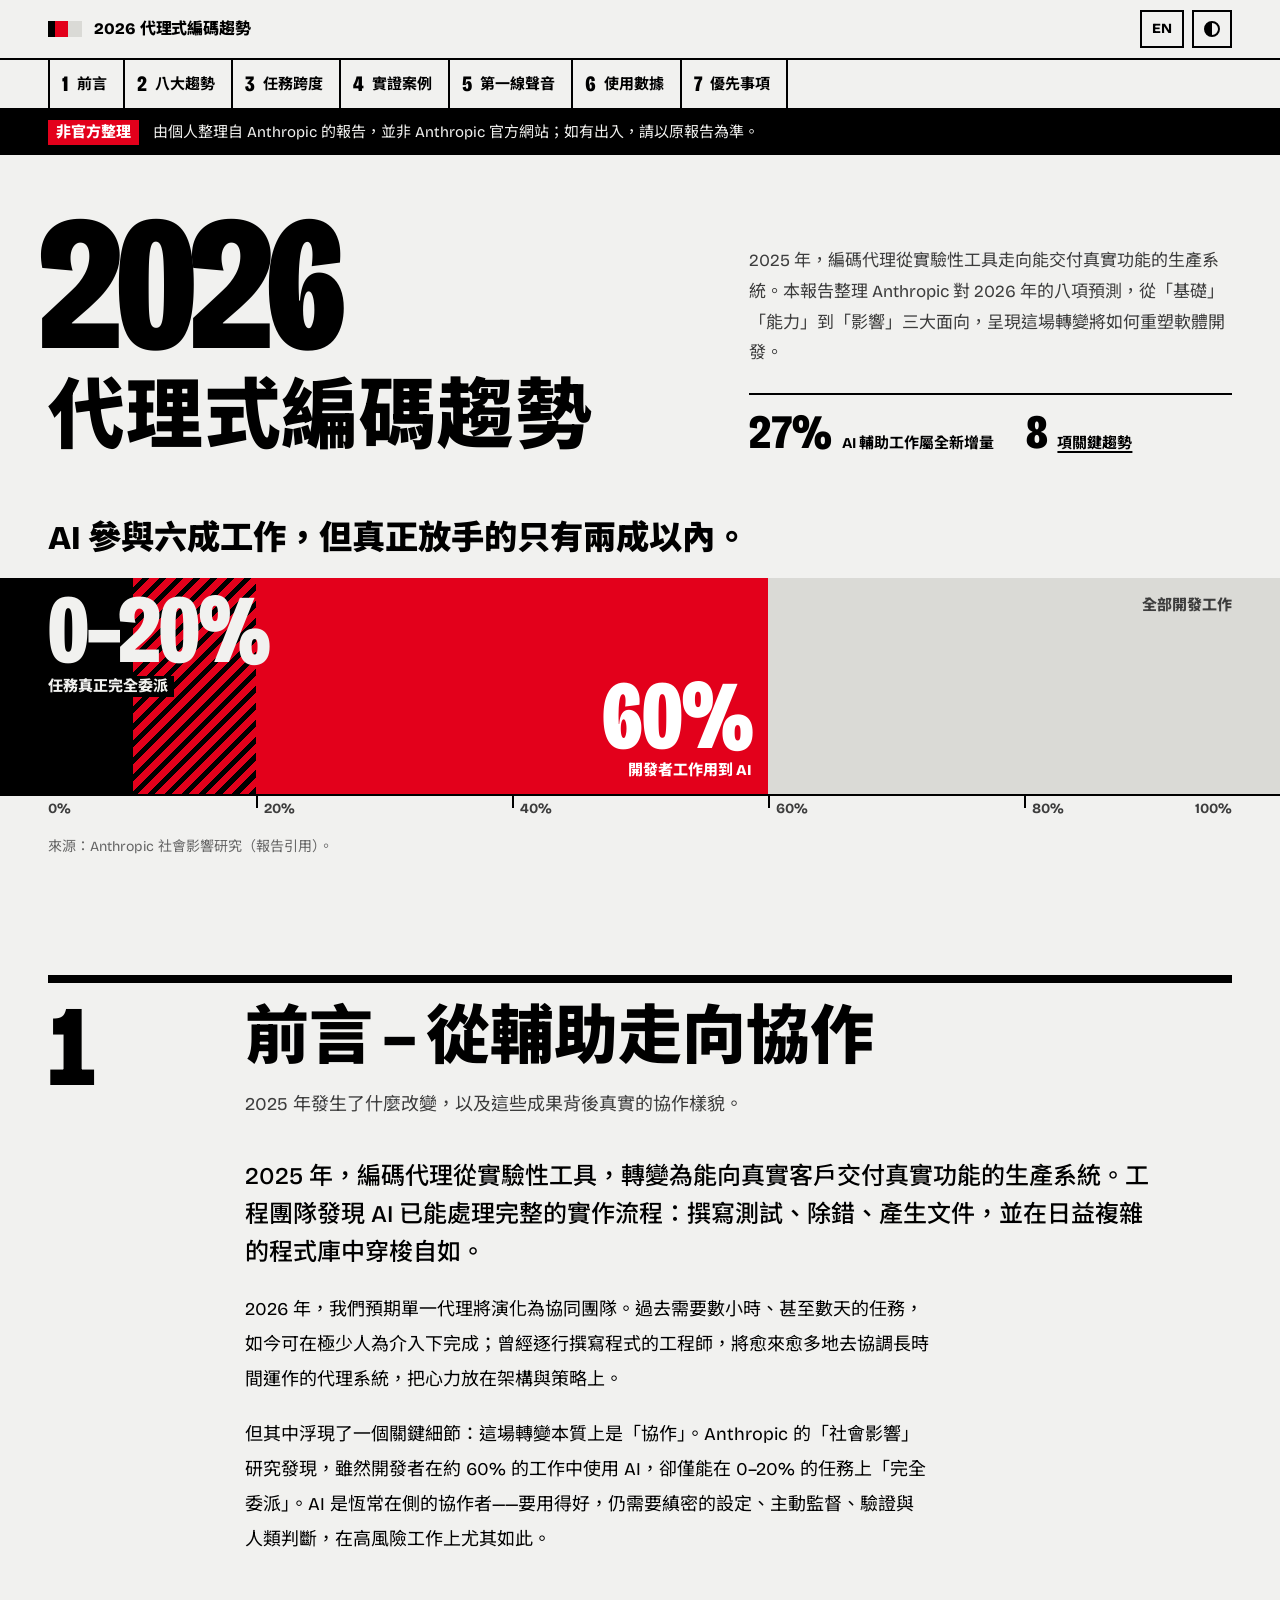
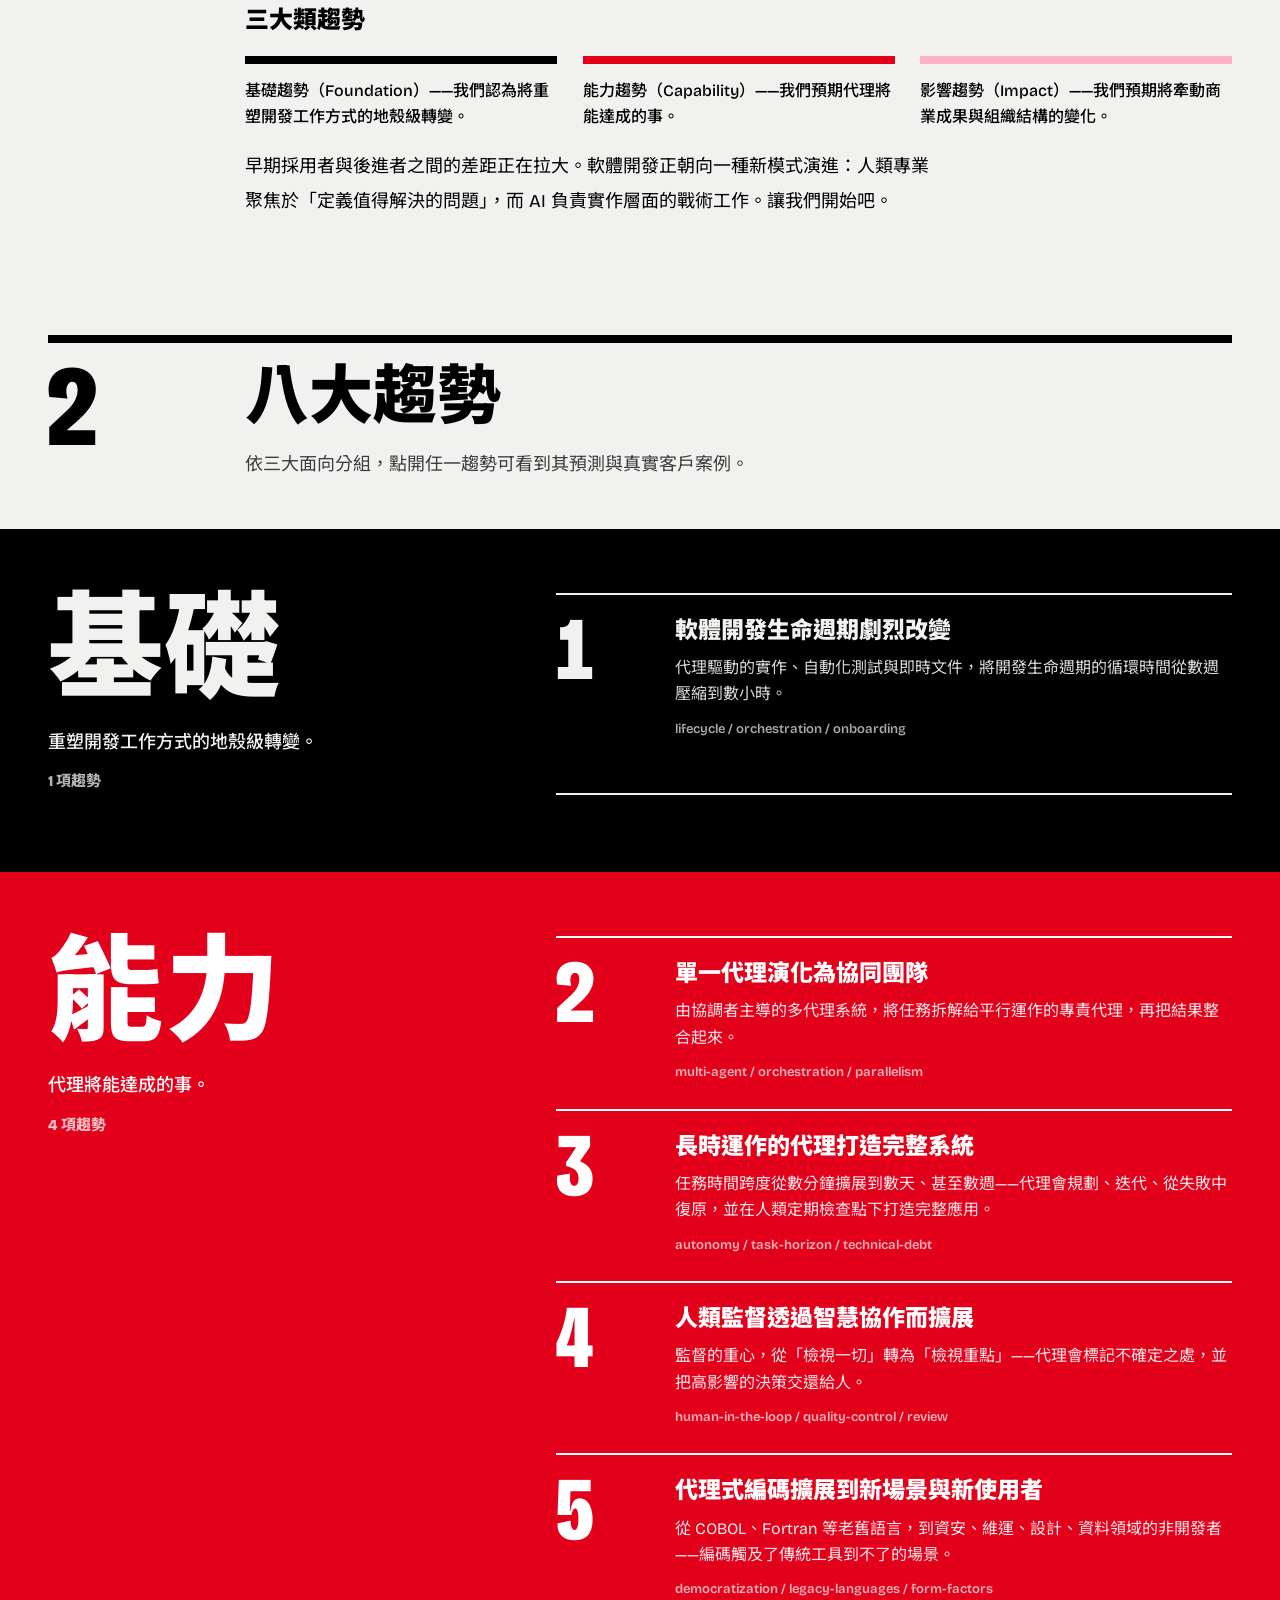
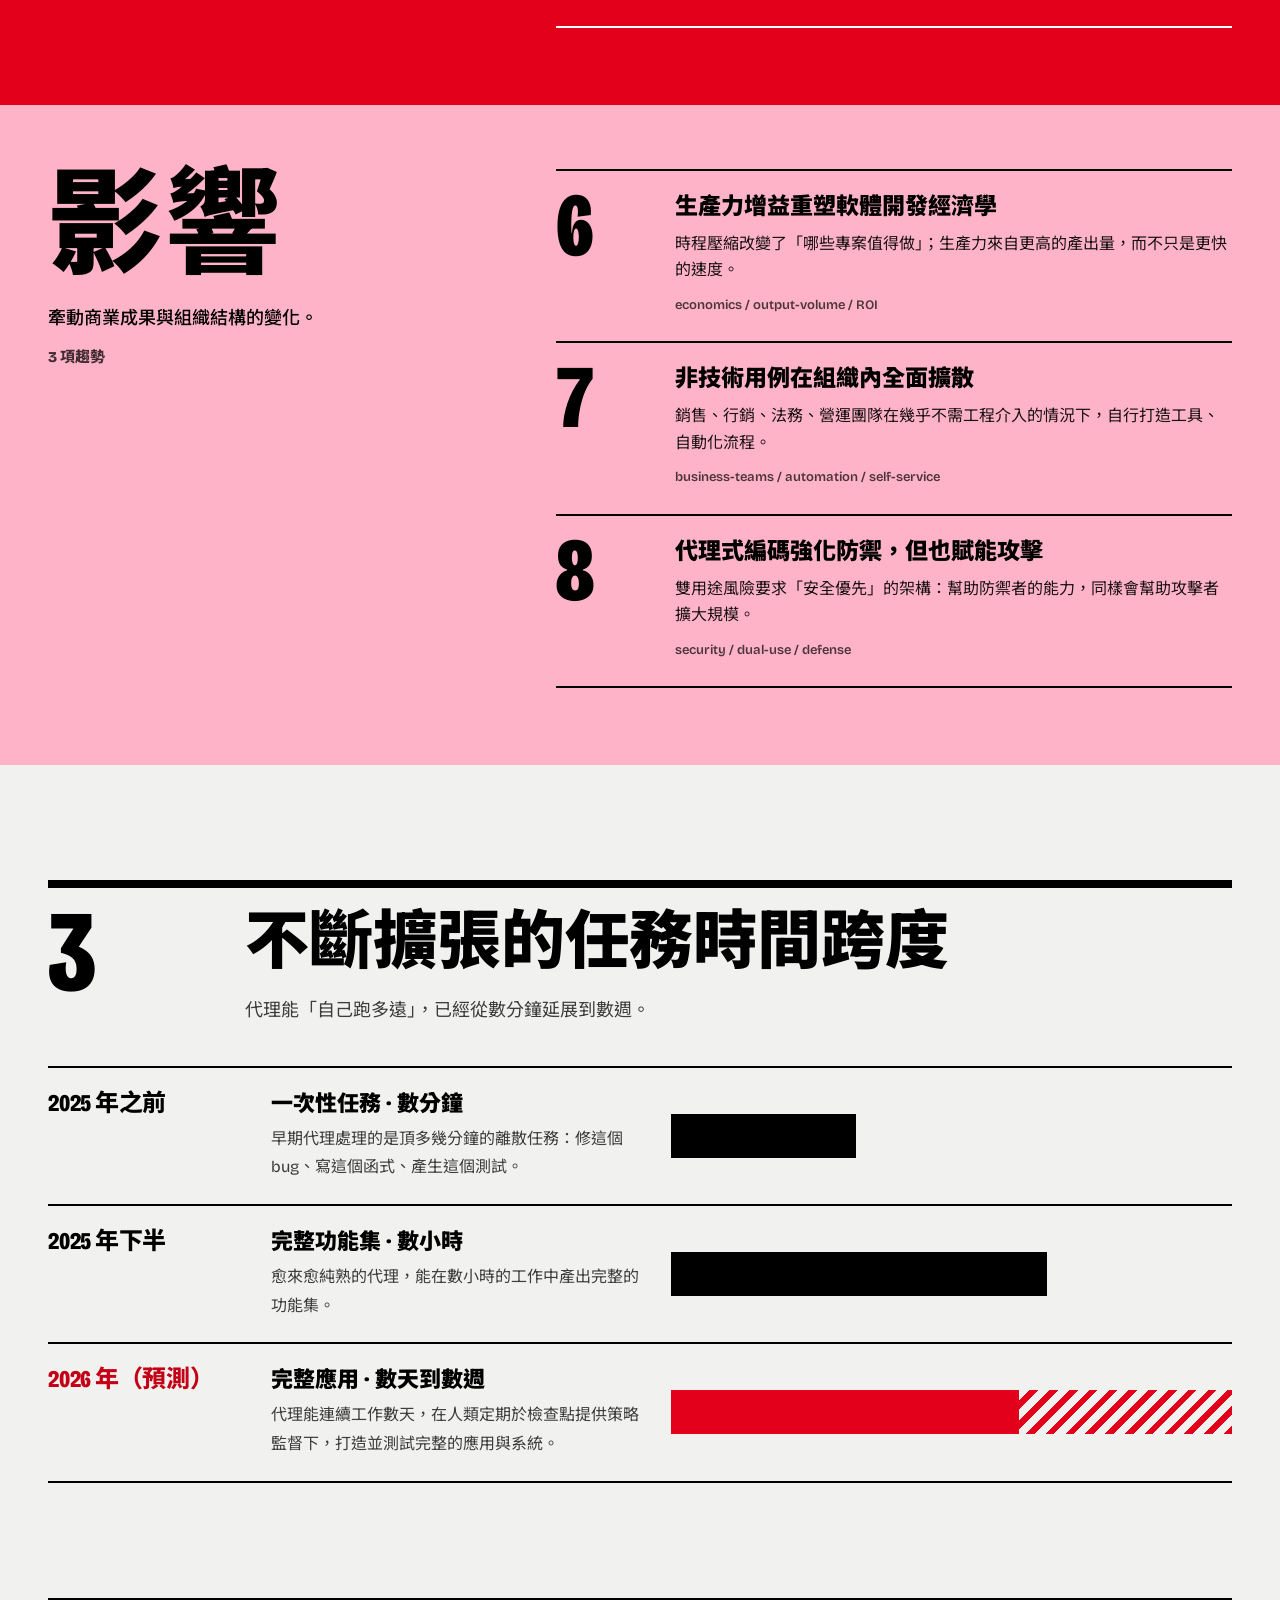
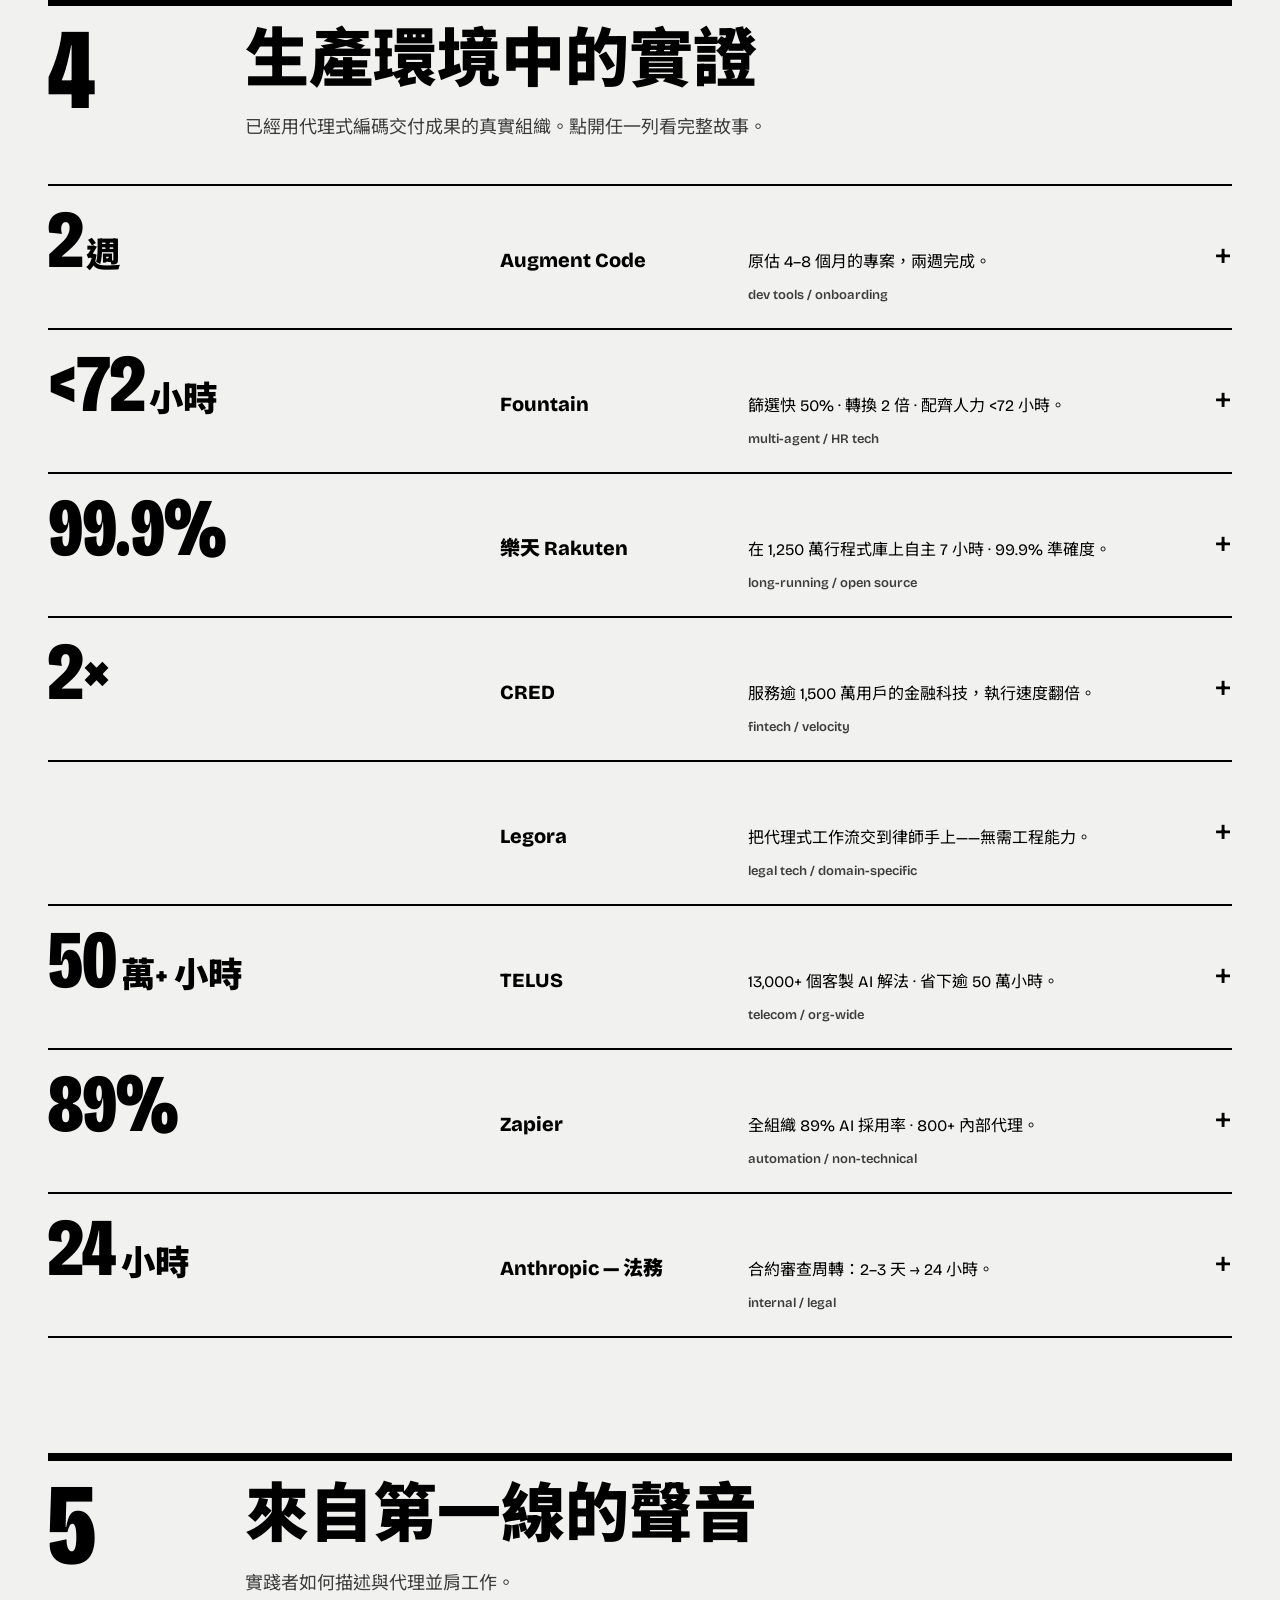
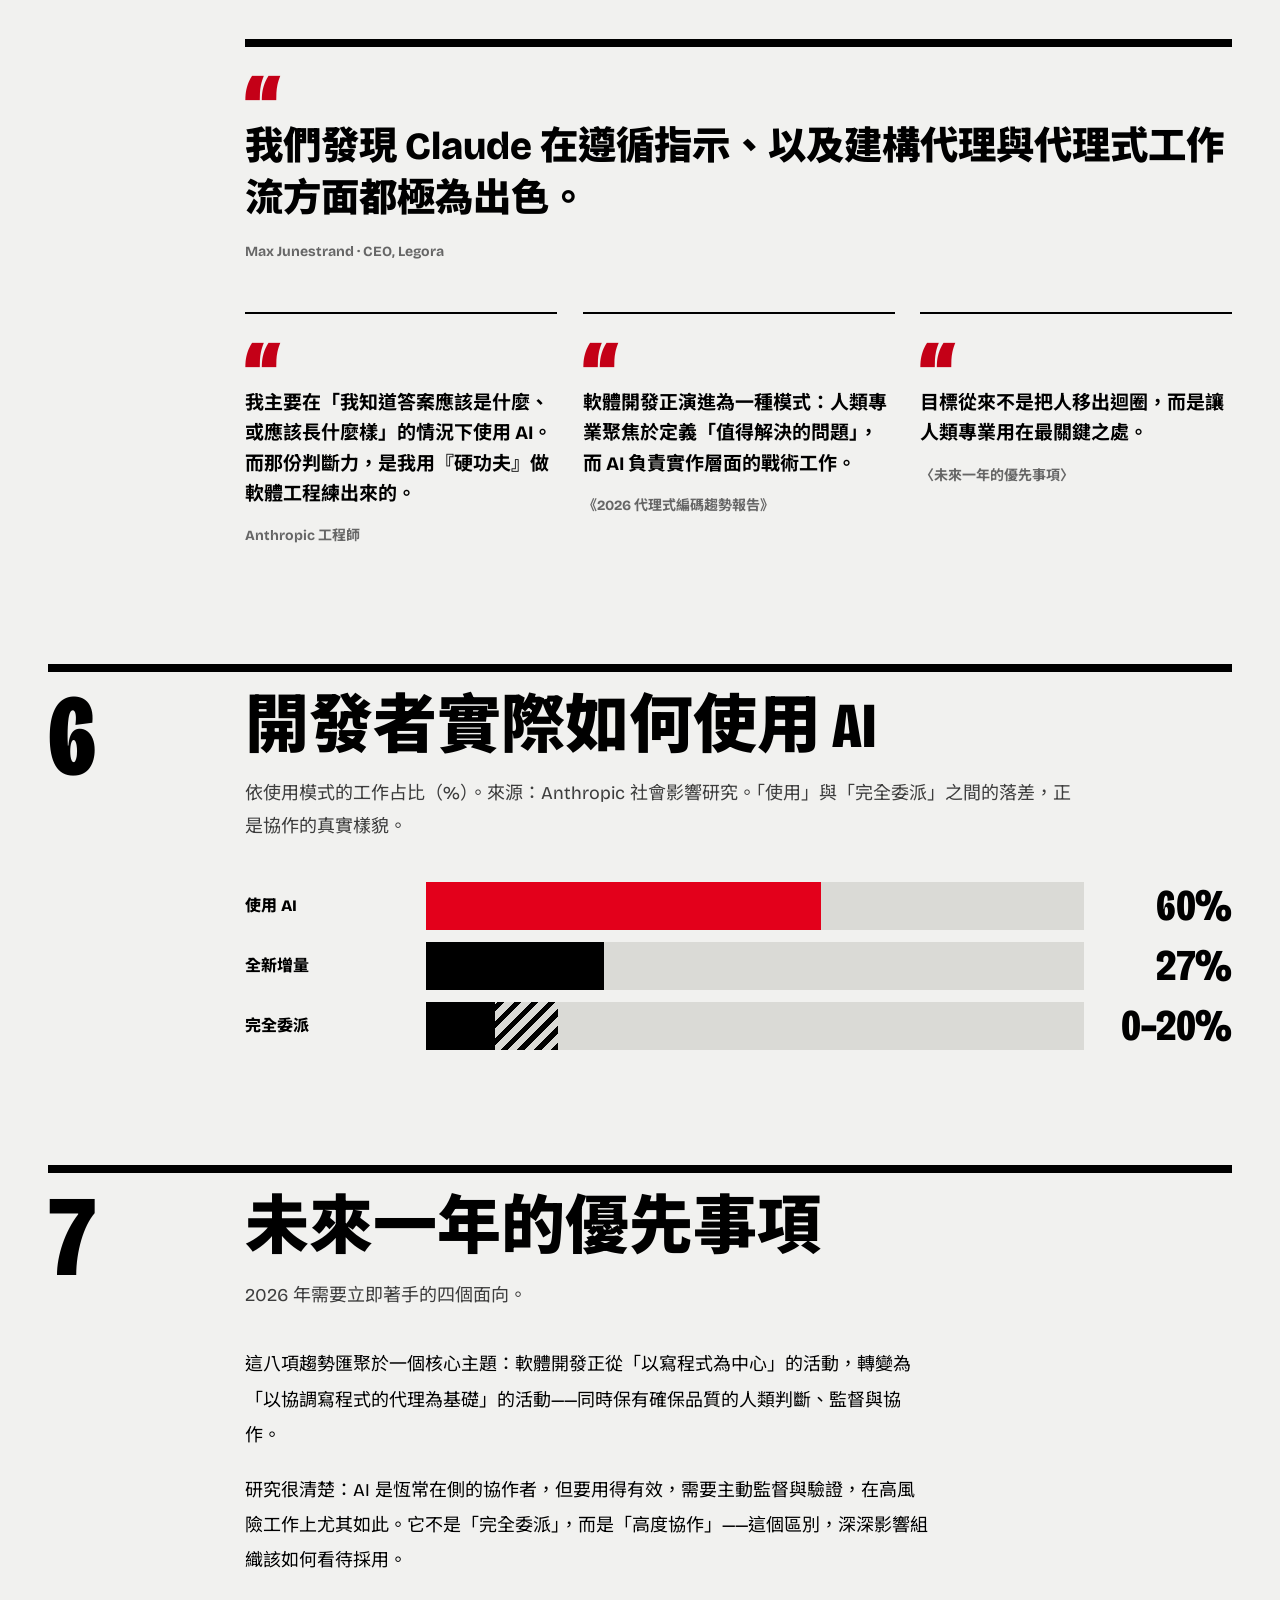
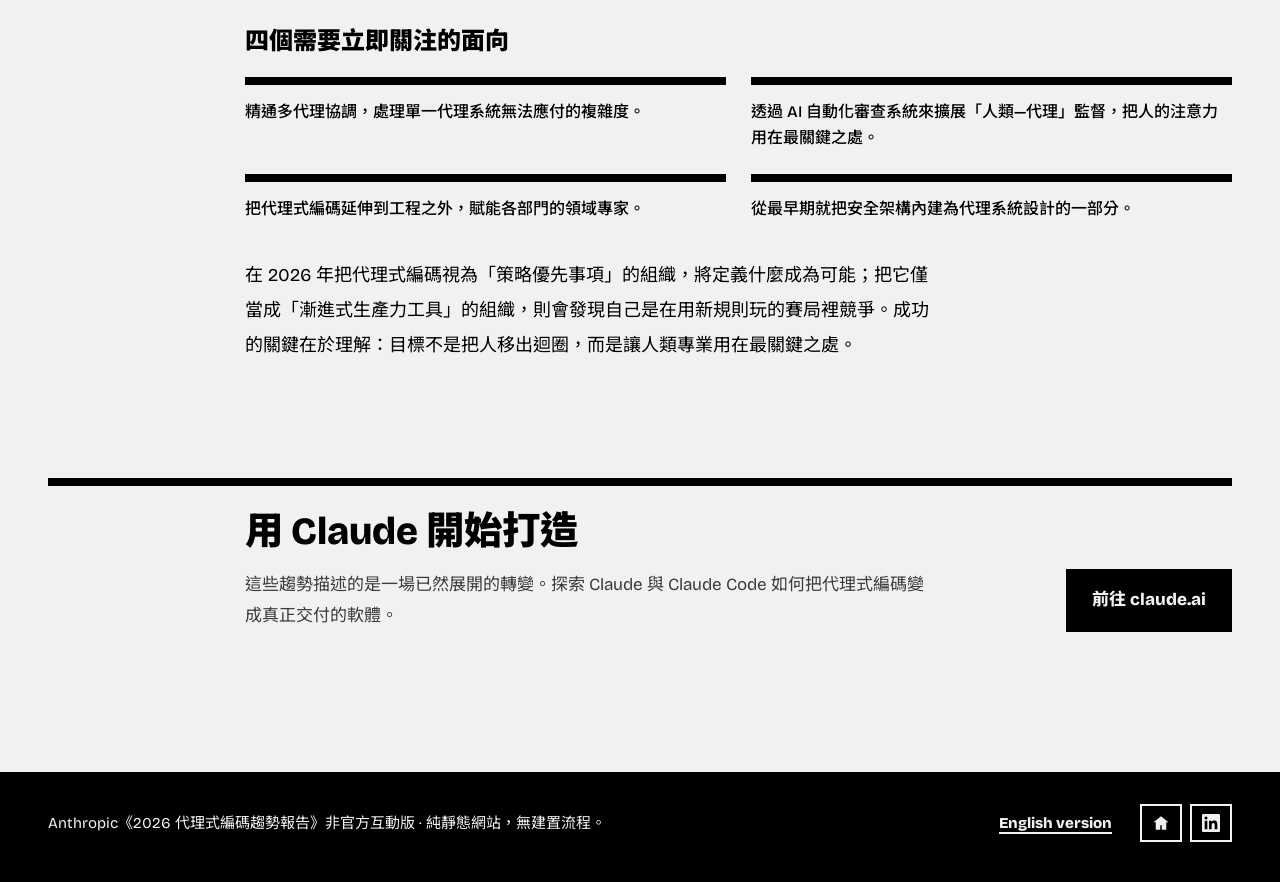
<file: index.html>
<!DOCTYPE html>
<html lang="zh-Hant" data-theme="light">
<head>
  <!-- ==== Google Analytics 4 (Measurement ID: G-Z0P1RP3BFQ) ==== -->
  <script async src="https://www.googletagmanager.com/gtag/js?id=G-Z0P1RP3BFQ"></script>
  <script>
    window.dataLayer = window.dataLayer || [];
    function gtag(){ dataLayer.push(arguments); }
    gtag('js', new Date());
    gtag('config', 'G-Z0P1RP3BFQ');
  </script>

  <meta charset="UTF-8" />
  <meta name="viewport" content="width=device-width, initial-scale=1.0, viewport-fit=cover" />

  <!-- ==== Primary meta (filled by app.js from SITE_META) ==== -->
  <title>2026 代理式編碼趨勢 · 編碼代理正如何重塑軟體開發</title>
  <meta name="description" content="2025 年，編碼代理從實驗性工具走向能交付真實功能的生產系統。本報告整理 Anthropic 對 2026 年的八項預測，從「基礎」「能力」到「影響」三大面向，呈現這場轉變將如何重塑軟體開發。" />
  <link rel="canonical" href="https://anthropic-agentic-coding-trend-2026.peteraim.com/" />
  <link rel="alternate" hreflang="zh-Hant" href="https://anthropic-agentic-coding-trend-2026.peteraim.com/" />
  <link rel="alternate" hreflang="en" href="https://anthropic-agentic-coding-trend-2026.peteraim.com/en/" />
  <link rel="alternate" hreflang="x-default" href="https://anthropic-agentic-coding-trend-2026.peteraim.com/" />
  <meta name="theme-color" content="#E3001B" />

  <!-- ==== Open Graph ==== -->
  <meta property="og:type" content="website" />
  <meta property="og:title" content="2026 代理式編碼趨勢 · 編碼代理正如何重塑軟體開發" />
  <meta property="og:description" content="2025 年，編碼代理從實驗性工具走向能交付真實功能的生產系統。本報告整理 Anthropic 對 2026 年的八項預測，從「基礎」「能力」到「影響」三大面向，呈現這場轉變將如何重塑軟體開發。" />
  <meta property="og:url" content="https://anthropic-agentic-coding-trend-2026.peteraim.com/" />
  <meta property="og:image" content="https://anthropic-agentic-coding-trend-2026.peteraim.com/assets/og-image.png" />

  <!-- ==== Twitter ==== -->
  <meta name="twitter:card" content="summary_large_image" />
  <meta name="twitter:title" content="2026 代理式編碼趨勢 · 編碼代理正如何重塑軟體開發" />
  <meta name="twitter:description" content="2025 年，編碼代理從實驗性工具走向能交付真實功能的生產系統。本報告整理 Anthropic 對 2026 年的八項預測，從「基礎」「能力」到「影響」三大面向，呈現這場轉變將如何重塑軟體開發。" />
  <meta name="twitter:image" content="https://anthropic-agentic-coding-trend-2026.peteraim.com/assets/og-image.png" />

  <!-- ==== JSON-LD structured data ==== -->
  <script type="application/ld+json">
  {
    "@context": "https://schema.org",
    "@type": "WebSite",
    "name": "2026 代理式編碼趨勢 · 編碼代理正如何重塑軟體開發",
    "description": "2025 年，編碼代理從實驗性工具走向能交付真實功能的生產系統。本報告整理 Anthropic 對 2026 年的八項預測，從「基礎」「能力」到「影響」三大面向，呈現這場轉變將如何重塑軟體開發。",
    "url": "https://anthropic-agentic-coding-trend-2026.peteraim.com"
  }
  </script>

  <!-- ==== Theme before first paint: saved choice, else the OS setting ==== -->
  <script>
    (function () {
      var t = null;
      try { t = localStorage.getItem("theme"); } catch (e) {}
      if (t !== "light" && t !== "dark") {
        t = (window.matchMedia && matchMedia("(prefers-color-scheme: dark)").matches) ? "dark" : "light";
      }
      document.documentElement.setAttribute("data-theme", t);
    })();
  </script>

  <!-- ==== Fonts (CDN, no local files) ==== -->
  <link rel="preconnect" href="https://fonts.googleapis.com" />
  <link rel="preconnect" href="https://fonts.gstatic.com" crossorigin />
  <link href="https://fonts.googleapis.com/css2?family=Bricolage+Grotesque:opsz,wdth,wght@12..96,75..100,400..800&family=Noto+Sans+TC:wght@400;500;700;900&display=swap" rel="stylesheet" />

  <link rel="stylesheet" href="assets/styles.css" />
  <meta property="og:image:width" content="1200">
  <meta property="og:image:height" content="630">
</head>
<body>
  <!-- ==== App bar ==== -->
  <header class="appbar">
    <div class="appbar__inner">
      <a class="brand" href="#top">
        <span class="brand__logo" aria-hidden="true"><i></i><i></i></span>
        <span class="brand__name" id="brandName">2026 代理式編碼趨勢</span>
      </a>

      <div class="appbar__actions">
        <a class="icon-btn" id="langToggle" href="/en/"
           hreflang="en" rel="alternate" lang="en"
           title="English" aria-label="Read this page in English">
          <span class="icon-btn__txt">EN</span>
        </a>

        <button class="icon-btn" id="themeToggle" type="button"
                title="Theme" aria-label="Toggle theme / 切換主題">
          <span class="theme-disc" id="themeIcon" aria-hidden="true"></span>
        </button>
      </div>
    </div>
  </header>

  <!-- ==== Sticky section nav (auto-generated anchor pills + scrollspy) ==== -->
  <nav class="sectionnav" id="sectionNav" aria-label="Section navigation">
    <div class="sectionnav__inner" id="sectionNavInner"><a class="navpill" href="#foreword" data-target="foreword"><span class="navpill__num" aria-hidden="true">1</span><span>前言</span></a><a class="navpill" href="#trends" data-target="trends"><span class="navpill__num" aria-hidden="true">2</span><span>八大趨勢</span></a><a class="navpill" href="#evolution" data-target="evolution"><span class="navpill__num" aria-hidden="true">3</span><span>任務跨度</span></a><a class="navpill" href="#customers" data-target="customers"><span class="navpill__num" aria-hidden="true">4</span><span>實證案例</span></a><a class="navpill" href="#voices" data-target="voices"><span class="navpill__num" aria-hidden="true">5</span><span>第一線聲音</span></a><a class="navpill" href="#data" data-target="data"><span class="navpill__num" aria-hidden="true">6</span><span>使用數據</span></a><a class="navpill" href="#priorities" data-target="priorities"><span class="navpill__num" aria-hidden="true">7</span><span>優先事項</span></a></div>
    <span class="sectionnav__progress" id="navProgress" aria-hidden="true"></span>
  </nav>

  <span id="top"></span>

  <!-- ==== Composite sections (rendered in order from SITE_SECTIONS) ==== -->
  <main id="sections" aria-live="polite">
<section class="section section--hero" id="overview" aria-labelledby="overview-heading"><p class="hero__notice"><b>非官方整理</b><span>由個人整理自 Anthropic 的報告，並非 Anthropic 官方網站；如有出入，請以原報告為準。</span></p><div class="hero__top"><h1 class="hero__title" id="overview-heading"><span class="hero__year">2026</span> <span class="hero__name">代理式編碼趨勢</span></h1><div class="hero__side"><p class="hero__sub">2025 年，編碼代理從實驗性工具走向能交付真實功能的生產系統。本報告整理 Anthropic 對 2026 年的八項預測，從「基礎」「能力」到「影響」三大面向，呈現這場轉變將如何重塑軟體開發。</p><ul class="hero__asides"><li><b class="hero__fig">27%</b><span>AI 輔助工作屬全新增量</span></li><li><a href="#trends"><b class="hero__fig">8</b><span>項關鍵趨勢</span></a></li></ul></div></div><figure class="gap"><p class="gap__headline">AI 參與六成工作，但真正放手的只有兩成以內。</p><div class="gap__chart" role="img" aria-label="全部開發工作的長條圖: 60% 開發者工作用到 AI, 0–20% 任務真正完全委派." style="--use:60%;--del:20%"><div class="gap__bar" aria-hidden="true"><span class="gap__use"></span><span class="gap__del"></span><span class="gap__mark gap__mark--use"><b class="gap__num">60%</b><span class="gap__label">開發者工作用到 AI</span></span><span class="gap__mark gap__mark--del"><b class="gap__num">0–20%</b><span class="gap__label">任務真正完全委派</span></span><span class="gap__scale">全部開發工作</span></div><ol class="gap__ticks" aria-hidden="true"><li>0</li><li>20</li><li>40</li><li>60</li><li>80</li><li>100</li></ol></div><figcaption class="gap__source">來源：Anthropic 社會影響研究（報告引用）。</figcaption></figure></section><section class="section section--prose" id="foreword" aria-labelledby="foreword-heading"><header class="section-head"><span class="section-head__num" aria-hidden="true">1</span><div class="section-head__text"><h2 id="foreword-heading">前言 — 從輔助走向協作</h2><p class="section-head__sub">2025 年發生了什麼改變，以及這些成果背後真實的協作樣貌。</p></div></header><div class="prose"><p>2025 年，編碼代理從實驗性工具，轉變為能向真實客戶交付真實功能的生產系統。工程團隊發現 AI 已能處理完整的實作流程：撰寫測試、除錯、產生文件，並在日益複雜的程式庫中穿梭自如。</p><p>2026 年，我們預期單一代理將演化為協同團隊。過去需要數小時、甚至數天的任務，如今可在極少人為介入下完成；曾經逐行撰寫程式的工程師，將愈來愈多地去協調長時間運作的代理系統，把心力放在架構與策略上。</p><p>但其中浮現了一個關鍵細節：這場轉變本質上是「協作」。Anthropic 的「社會影響」研究發現，雖然開發者在約 60% 的工作中使用 AI，卻僅能在 0–20% 的任務上「完全委派」。AI 是恆常在側的協作者——要用得好，仍需要縝密的設定、主動監督、驗證與人類判斷，在高風險工作上尤其如此。</p><h3>三大類趨勢</h3><ul><li>基礎趨勢（Foundation）——我們認為將重塑開發工作方式的地殼級轉變。</li><li>能力趨勢（Capability）——我們預期代理將能達成的事。</li><li>影響趨勢（Impact）——我們預期將牽動商業成果與組織結構的變化。</li></ul><p>早期採用者與後進者之間的差距正在拉大。軟體開發正朝向一種新模式演進：人類專業聚焦於「定義值得解決的問題」，而 AI 負責實作層面的戰術工作。讓我們開始吧。</p></div></section><section class="section section--cards section--bands" id="trends" aria-labelledby="trends-heading"><header class="section-head"><span class="section-head__num" aria-hidden="true">2</span><div class="section-head__text"><h2 id="trends-heading">八大趨勢</h2><p class="section-head__sub">依三大面向分組，點開任一趨勢可看到其預測與真實客戶案例。</p></div></header><div class="bands"><div class="band band--foundation" data-group="foundation"><header class="band__head"><h3 class="band__name">基礎</h3><p class="band__note">重塑開發工作方式的地殼級轉變。</p><p class="band__count">1 項趨勢</p></header><ol class="trend-list"><li><article class="trend" tabindex="0" role="button" data-group="foundation" data-slug="trend-1-sdlc" aria-label="趨勢 1 · 軟體開發生命週期劇烈改變"><span class="trend__num" aria-hidden="true">1</span><div class="trend__body"><h3 class="trend__title">軟體開發生命週期劇烈改變</h3><p class="trend__summary">代理驅動的實作、自動化測試與即時文件，將開發生命週期的循環時間從數週壓縮到數小時。</p><p class="tagline">lifecycle<span aria-hidden="true"> / </span>orchestration<span aria-hidden="true"> / </span>onboarding</p></div></article></li></ol></div><div class="band band--capability" data-group="capability"><header class="band__head"><h3 class="band__name">能力</h3><p class="band__note">代理將能達成的事。</p><p class="band__count">4 項趨勢</p></header><ol class="trend-list"><li><article class="trend" tabindex="0" role="button" data-group="capability" data-slug="trend-2-coordinated-teams" aria-label="趨勢 2 · 單一代理演化為協同團隊"><span class="trend__num" aria-hidden="true">2</span><div class="trend__body"><h3 class="trend__title">單一代理演化為協同團隊</h3><p class="trend__summary">由協調者主導的多代理系統，將任務拆解給平行運作的專責代理，再把結果整合起來。</p><p class="tagline">multi-agent<span aria-hidden="true"> / </span>orchestration<span aria-hidden="true"> / </span>parallelism</p></div></article></li><li><article class="trend" tabindex="0" role="button" data-group="capability" data-slug="trend-3-long-running" aria-label="趨勢 3 · 長時運作的代理打造完整系統"><span class="trend__num" aria-hidden="true">3</span><div class="trend__body"><h3 class="trend__title">長時運作的代理打造完整系統</h3><p class="trend__summary">任務時間跨度從數分鐘擴展到數天、甚至數週——代理會規劃、迭代、從失敗中復原，並在人類定期檢查點下打造完整應用。</p><p class="tagline">autonomy<span aria-hidden="true"> / </span>task-horizon<span aria-hidden="true"> / </span>technical-debt</p></div></article></li><li><article class="trend" tabindex="0" role="button" data-group="capability" data-slug="trend-4-human-oversight" aria-label="趨勢 4 · 人類監督透過智慧協作而擴展"><span class="trend__num" aria-hidden="true">4</span><div class="trend__body"><h3 class="trend__title">人類監督透過智慧協作而擴展</h3><p class="trend__summary">監督的重心，從「檢視一切」轉為「檢視重點」——代理會標記不確定之處，並把高影響的決策交還給人。</p><p class="tagline">human-in-the-loop<span aria-hidden="true"> / </span>quality-control<span aria-hidden="true"> / </span>review</p></div></article></li><li><article class="trend" tabindex="0" role="button" data-group="capability" data-slug="trend-5-new-surfaces" aria-label="趨勢 5 · 代理式編碼擴展到新場景與新使用者"><span class="trend__num" aria-hidden="true">5</span><div class="trend__body"><h3 class="trend__title">代理式編碼擴展到新場景與新使用者</h3><p class="trend__summary">從 COBOL、Fortran 等老舊語言，到資安、維運、設計、資料領域的非開發者——編碼觸及了傳統工具到不了的場景。</p><p class="tagline">democratization<span aria-hidden="true"> / </span>legacy-languages<span aria-hidden="true"> / </span>form-factors</p></div></article></li></ol></div><div class="band band--impact" data-group="impact"><header class="band__head"><h3 class="band__name">影響</h3><p class="band__note">牽動商業成果與組織結構的變化。</p><p class="band__count">3 項趨勢</p></header><ol class="trend-list"><li><article class="trend" tabindex="0" role="button" data-group="impact" data-slug="trend-6-economics" aria-label="趨勢 6 · 生產力增益重塑軟體開發經濟學"><span class="trend__num" aria-hidden="true">6</span><div class="trend__body"><h3 class="trend__title">生產力增益重塑軟體開發經濟學</h3><p class="trend__summary">時程壓縮改變了「哪些專案值得做」；生產力來自更高的產出量，而不只是更快的速度。</p><p class="tagline">economics<span aria-hidden="true"> / </span>output-volume<span aria-hidden="true"> / </span>ROI</p></div></article></li><li><article class="trend" tabindex="0" role="button" data-group="impact" data-slug="trend-7-non-technical" aria-label="趨勢 7 · 非技術用例在組織內全面擴散"><span class="trend__num" aria-hidden="true">7</span><div class="trend__body"><h3 class="trend__title">非技術用例在組織內全面擴散</h3><p class="trend__summary">銷售、行銷、法務、營運團隊在幾乎不需工程介入的情況下，自行打造工具、自動化流程。</p><p class="tagline">business-teams<span aria-hidden="true"> / </span>automation<span aria-hidden="true"> / </span>self-service</p></div></article></li><li><article class="trend" tabindex="0" role="button" data-group="impact" data-slug="trend-8-security" aria-label="趨勢 8 · 代理式編碼強化防禦，但也賦能攻擊"><span class="trend__num" aria-hidden="true">8</span><div class="trend__body"><h3 class="trend__title">代理式編碼強化防禦，但也賦能攻擊</h3><p class="trend__summary">雙用途風險要求「安全優先」的架構：幫助防禦者的能力，同樣會幫助攻擊者擴大規模。</p><p class="tagline">security<span aria-hidden="true"> / </span>dual-use<span aria-hidden="true"> / </span>defense</p></div></article></li></ol></div></div></section><section class="section section--timeline" id="evolution" aria-labelledby="evolution-heading"><header class="section-head"><span class="section-head__num" aria-hidden="true">3</span><div class="section-head__text"><h2 id="evolution-heading">不斷擴張的任務時間跨度</h2><p class="section-head__sub">代理能「自己跑多遠」，已經從數分鐘延展到數週。</p></div></header><ol class="timeline"><li class="tl-item"><span class="tl-date">2025 年之前</span><div class="tl-text"><h3 class="tl-title">一次性任務 · 數分鐘</h3><p class="tl-body">早期代理處理的是頂多幾分鐘的離散任務：修這個 bug、寫這個函式、產生這個測試。</p></div><span class="tl-bar" aria-hidden="true" style="--reach:33%"></span></li><li class="tl-item"><span class="tl-date">2025 年下半</span><div class="tl-text"><h3 class="tl-title">完整功能集 · 數小時</h3><p class="tl-body">愈來愈純熟的代理，能在數小時的工作中產出完整的功能集。</p></div><span class="tl-bar" aria-hidden="true" style="--reach:67%"></span></li><li class="tl-item tl-item--next"><span class="tl-date">2026 年（預測）</span><div class="tl-text"><h3 class="tl-title">完整應用 · 數天到數週</h3><p class="tl-body">代理能連續工作數天，在人類定期於檢查點提供策略監督下，打造並測試完整的應用與系統。</p></div><span class="tl-bar" aria-hidden="true" style="--reach:100%"></span></li></ol></section><section class="section section--cards section--ledger" id="customers" aria-labelledby="customers-heading"><header class="section-head"><span class="section-head__num" aria-hidden="true">4</span><div class="section-head__text"><h2 id="customers-heading">生產環境中的實證</h2><p class="section-head__sub">已經用代理式編碼交付成果的真實組織。點開任一列看完整故事。</p></div></header><ol class="ledger"><li><article class="ledger__row" tabindex="0" role="button" data-group="" data-slug="case-augment" aria-label="Augment Code"><b class="ledger__metric">2<span class="ledger__unit">週</span></b><h3 class="ledger__co">Augment Code</h3><div class="ledger__text"><p class="ledger__summary">原估 4–8 個月的專案，兩週完成。</p><p class="tagline">dev tools<span aria-hidden="true"> / </span>onboarding</p></div><span class="ledger__open" aria-hidden="true" title="看完整故事">+</span></article></li><li><article class="ledger__row" tabindex="0" role="button" data-group="" data-slug="case-fountain" aria-label="Fountain"><b class="ledger__metric">&lt;72<span class="ledger__unit">小時</span></b><h3 class="ledger__co">Fountain</h3><div class="ledger__text"><p class="ledger__summary">篩選快 50% · 轉換 2 倍 · 配齊人力 &lt;72 小時。</p><p class="tagline">multi-agent<span aria-hidden="true"> / </span>HR tech</p></div><span class="ledger__open" aria-hidden="true" title="看完整故事">+</span></article></li><li><article class="ledger__row" tabindex="0" role="button" data-group="" data-slug="case-rakuten" aria-label="樂天 Rakuten"><b class="ledger__metric">99.9%</b><h3 class="ledger__co">樂天 Rakuten</h3><div class="ledger__text"><p class="ledger__summary">在 1,250 萬行程式庫上自主 7 小時 · 99.9% 準確度。</p><p class="tagline">long-running<span aria-hidden="true"> / </span>open source</p></div><span class="ledger__open" aria-hidden="true" title="看完整故事">+</span></article></li><li><article class="ledger__row" tabindex="0" role="button" data-group="" data-slug="case-cred" aria-label="CRED"><b class="ledger__metric">2×</b><h3 class="ledger__co">CRED</h3><div class="ledger__text"><p class="ledger__summary">服務逾 1,500 萬用戶的金融科技，執行速度翻倍。</p><p class="tagline">fintech<span aria-hidden="true"> / </span>velocity</p></div><span class="ledger__open" aria-hidden="true" title="看完整故事">+</span></article></li><li><article class="ledger__row ledger__row--nometric" tabindex="0" role="button" data-group="" data-slug="case-legora" aria-label="Legora"><span class="ledger__metric" aria-hidden="true">–</span><h3 class="ledger__co">Legora</h3><div class="ledger__text"><p class="ledger__summary">把代理式工作流交到律師手上——無需工程能力。</p><p class="tagline">legal tech<span aria-hidden="true"> / </span>domain-specific</p></div><span class="ledger__open" aria-hidden="true" title="看完整故事">+</span></article></li><li><article class="ledger__row" tabindex="0" role="button" data-group="" data-slug="case-telus" aria-label="TELUS"><b class="ledger__metric">50<span class="ledger__unit">萬+ 小時</span></b><h3 class="ledger__co">TELUS</h3><div class="ledger__text"><p class="ledger__summary">13,000+ 個客製 AI 解法 · 省下逾 50 萬小時。</p><p class="tagline">telecom<span aria-hidden="true"> / </span>org-wide</p></div><span class="ledger__open" aria-hidden="true" title="看完整故事">+</span></article></li><li><article class="ledger__row" tabindex="0" role="button" data-group="" data-slug="case-zapier" aria-label="Zapier"><b class="ledger__metric">89%</b><h3 class="ledger__co">Zapier</h3><div class="ledger__text"><p class="ledger__summary">全組織 89% AI 採用率 · 800+ 內部代理。</p><p class="tagline">automation<span aria-hidden="true"> / </span>non-technical</p></div><span class="ledger__open" aria-hidden="true" title="看完整故事">+</span></article></li><li><article class="ledger__row" tabindex="0" role="button" data-group="" data-slug="case-anthropic-legal" aria-label="Anthropic — 法務"><b class="ledger__metric">24<span class="ledger__unit">小時</span></b><h3 class="ledger__co">Anthropic — 法務</h3><div class="ledger__text"><p class="ledger__summary">合約審查周轉：2–3 天 → 24 小時。</p><p class="tagline">internal<span aria-hidden="true"> / </span>legal</p></div><span class="ledger__open" aria-hidden="true" title="看完整故事">+</span></article></li></ol></section><section class="section section--quotes" id="voices" aria-labelledby="voices-heading"><header class="section-head"><span class="section-head__num" aria-hidden="true">5</span><div class="section-head__text"><h2 id="voices-heading">來自第一線的聲音</h2><p class="section-head__sub">實踐者如何描述與代理並肩工作。</p></div></header><div class="quotes"><figure class="quote"><span class="quote-mark" aria-hidden="true">“</span><blockquote>我們發現 Claude 在遵循指示、以及建構代理與代理式工作流方面都極為出色。</blockquote><figcaption class="quote-by">Max Junestrand · CEO, Legora</figcaption></figure><figure class="quote"><span class="quote-mark" aria-hidden="true">“</span><blockquote>我主要在「我知道答案應該是什麼、或應該長什麼樣」的情況下使用 AI。而那份判斷力，是我用『硬功夫』做軟體工程練出來的。</blockquote><figcaption class="quote-by">Anthropic 工程師</figcaption></figure><figure class="quote"><span class="quote-mark" aria-hidden="true">“</span><blockquote>軟體開發正演進為一種模式：人類專業聚焦於定義「值得解決的問題」，而 AI 負責實作層面的戰術工作。</blockquote><figcaption class="quote-by">《2026 代理式編碼趨勢報告》</figcaption></figure><figure class="quote"><span class="quote-mark" aria-hidden="true">“</span><blockquote>目標從來不是把人移出迴圈，而是讓人類專業用在最關鍵之處。</blockquote><figcaption class="quote-by">〈未來一年的優先事項〉</figcaption></figure></div></section><section class="section section--bars" id="data" aria-labelledby="data-heading"><header class="section-head"><span class="section-head__num" aria-hidden="true">6</span><div class="section-head__text"><h2 id="data-heading">開發者實際如何使用 AI</h2><p class="section-head__sub">依使用模式的工作占比（%）。來源：Anthropic 社會影響研究。「使用」與「完全委派」之間的落差，正是協作的真實樣貌。</p></div></header><figure class="strip" aria-label="開發者實際如何使用 AI"><div class="strip__row"><span class="strip__label">使用 AI</span><span class="strip__track" aria-hidden="true"><span class="strip__fill" style="width:60%"></span></span><b class="strip__val">60%</b></div><div class="strip__row"><span class="strip__label">全新增量</span><span class="strip__track" aria-hidden="true"><span class="strip__fill" style="width:27%"></span></span><b class="strip__val">27%</b></div><div class="strip__row strip__row--range"><span class="strip__label">完全委派</span><span class="strip__track" aria-hidden="true"><span class="strip__fill" style="width:20%"></span></span><b class="strip__val">0–20%</b></div></figure></section><section class="section section--prose" id="priorities" aria-labelledby="priorities-heading"><header class="section-head"><span class="section-head__num" aria-hidden="true">7</span><div class="section-head__text"><h2 id="priorities-heading">未來一年的優先事項</h2><p class="section-head__sub">2026 年需要立即著手的四個面向。</p></div></header><div class="prose"><p>這八項趨勢匯聚於一個核心主題：軟體開發正從「以寫程式為中心」的活動，轉變為「以協調寫程式的代理為基礎」的活動——同時保有確保品質的人類判斷、監督與協作。</p><p>研究很清楚：AI 是恆常在側的協作者，但要用得有效，需要主動監督與驗證，在高風險工作上尤其如此。它不是「完全委派」，而是「高度協作」——這個區別，深深影響組織該如何看待採用。</p><h3>四個需要立即關注的面向</h3><ul><li>精通多代理協調，處理單一代理系統無法應付的複雜度。</li><li>透過 AI 自動化審查系統來擴展「人類—代理」監督，把人的注意力用在最關鍵之處。</li><li>把代理式編碼延伸到工程之外，賦能各部門的領域專家。</li><li>從最早期就把安全架構內建為代理系統設計的一部分。</li></ul><p>在 2026 年把代理式編碼視為「策略優先事項」的組織，將定義什麼成為可能；把它僅當成「漸進式生產力工具」的組織，則會發現自己是在用新規則玩的賽局裡競爭。成功的關鍵在於理解：目標不是把人移出迴圈，而是讓人類專業用在最關鍵之處。</p></div></section><section class="section section--cta" id="cta"><div class="cta-card"><h2>用 Claude 開始打造</h2><p>這些趨勢描述的是一場已然展開的轉變。探索 Claude 與 Claude Code 如何把代理式編碼變成真正交付的軟體。</p><a class="cta-btn" href="https://claude.ai" target="_blank" rel="noopener">前往 claude.ai</a></div></section>
</main>

  <!-- ==== Detail dialog (used by card sections) ==== -->
  <dialog class="dialog" id="dialog" aria-labelledby="dialogTitle">
    <div class="dialog__bar">
      <span class="dialog__spacer"></span>
      <button class="icon-btn" id="dialogClose" type="button" aria-label="Close / 關閉">
        <svg viewBox="0 0 24 24" width="22" height="22" aria-hidden="true"><path d="M5 5l14 14M19 5L5 19" stroke="currentColor" stroke-width="2.5" fill="none"/></svg>
      </button>
    </div>
    <div class="dialog__body" id="dialogBody"></div>
  </dialog>

  <!-- ==== Footer ==== -->
  <footer class="footer">
    <p id="footerText" data-i18n="footer">Anthropic《2026 代理式編碼趨勢報告》非官方互動版 · 純靜態網站，無建置流程。</p>
    <p class="footer__alt"><a href="/en/" hreflang="en" rel="alternate" lang="en">English version</a></p>
      <div class="profile-links">
        <a class="icon-btn" href="https://www.peteraim.com" target="_blank" rel="noopener" title="Home" aria-label="Back to peteraim.com / 返回首頁">
          <svg viewBox="0 0 24 24" width="18" height="18" fill="currentColor" aria-hidden="true"><path d="M12 3 2 11h3v10h6v-6h2v6h6V11h3z"/></svg>
        </a>
        <a class="icon-btn" href="https://www.linkedin.com/in/ai-med/" target="_blank" rel="noopener" title="LinkedIn" aria-label="LinkedIn (opens in new tab)">
          <svg viewBox="0 0 24 24" width="18" height="18" fill="currentColor" aria-hidden="true"><path d="M20.45 20.45h-3.55v-5.57c0-1.33-.02-3.04-1.85-3.04-1.85 0-2.13 1.45-2.13 2.94v5.67H9.36V9h3.41v1.56h.05c.47-.9 1.63-1.85 3.36-1.85 3.6 0 4.27 2.37 4.27 5.45v6.29zM5.34 7.43a2.06 2.06 0 1 1 0-4.12 2.06 2.06 0 0 1 0 4.12zM7.12 20.45H3.56V9h3.56v11.45zM22.22 0H1.77C.79 0 0 .77 0 1.72v20.56C0 23.23.79 24 1.77 24h20.45c.98 0 1.78-.77 1.78-1.72V1.72C24 .77 23.2 0 22.22 0z"/></svg>
        </a>
      </div>
  </footer>

  <!-- ==== Scripts (order matters: data first) ==== -->
  <script src="data/data.js"></script>
  <script src="assets/app.js"></script>
</body>
</html>
</file>
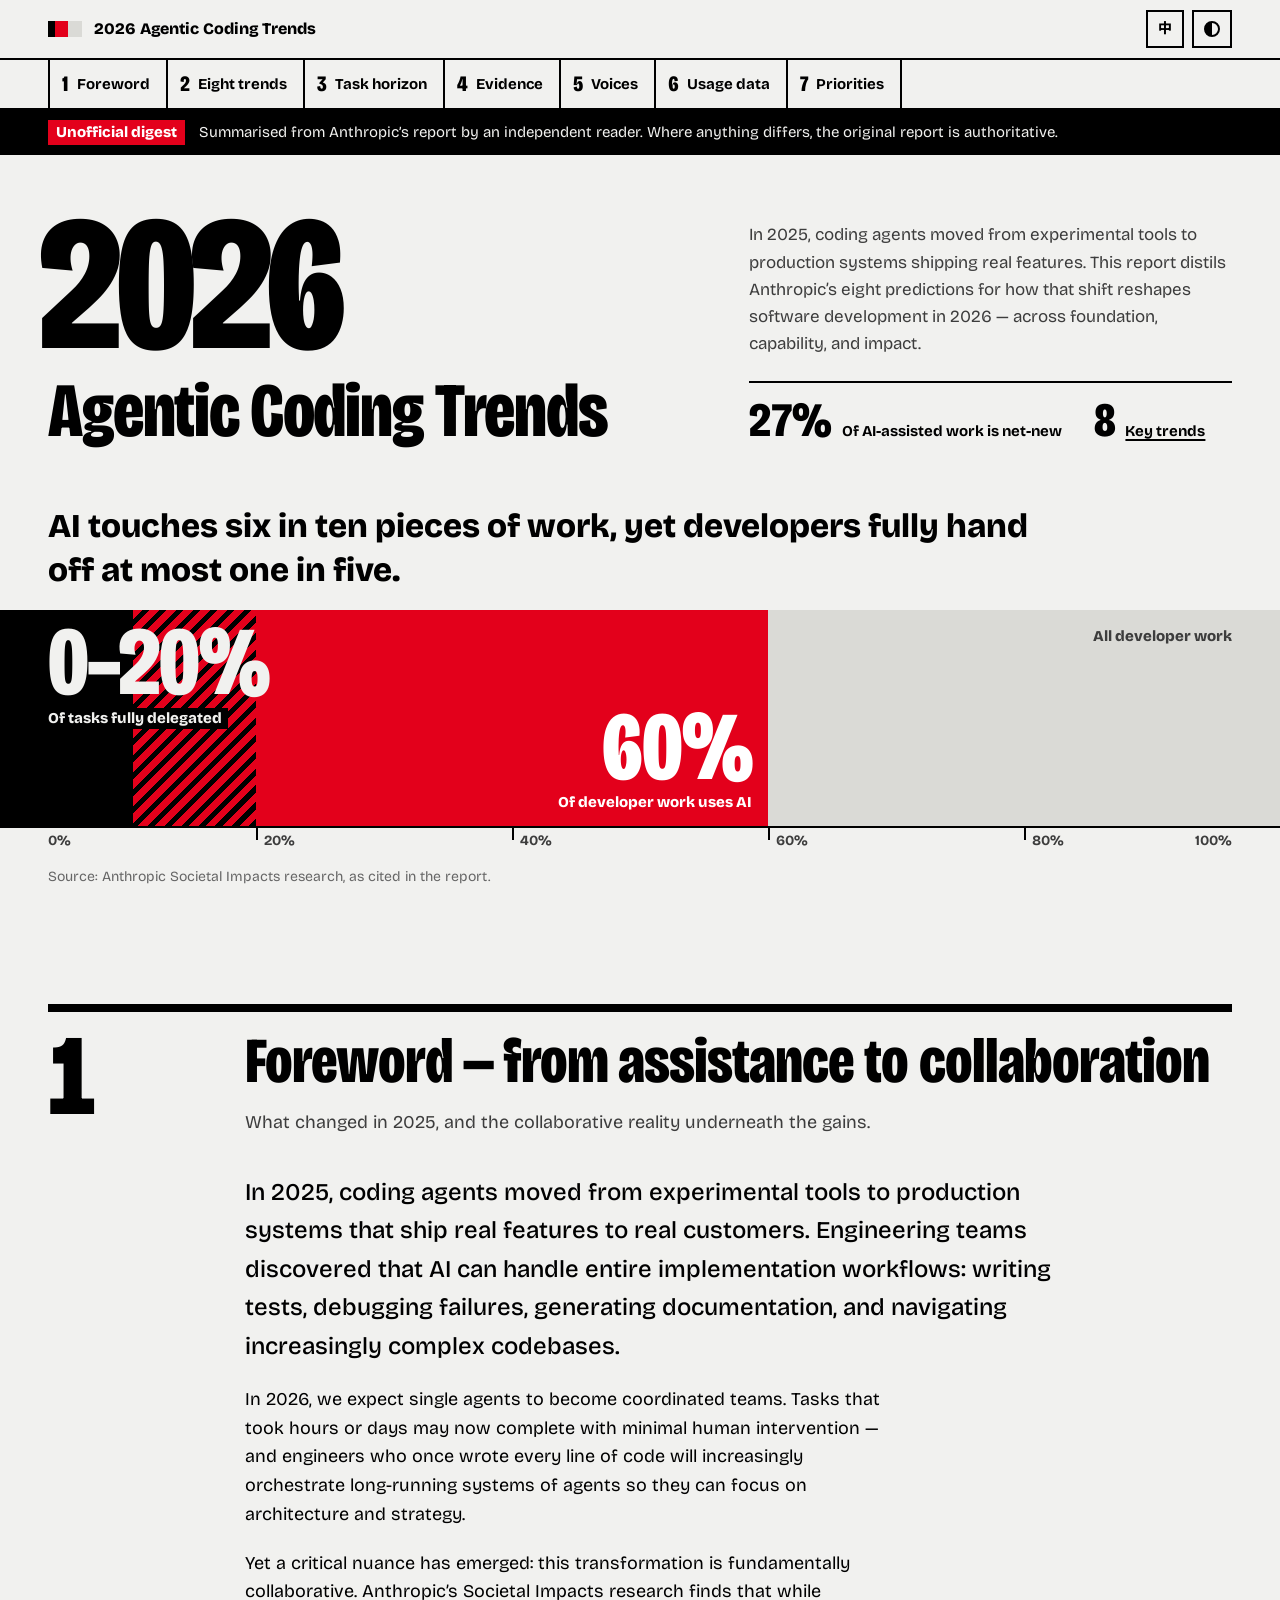
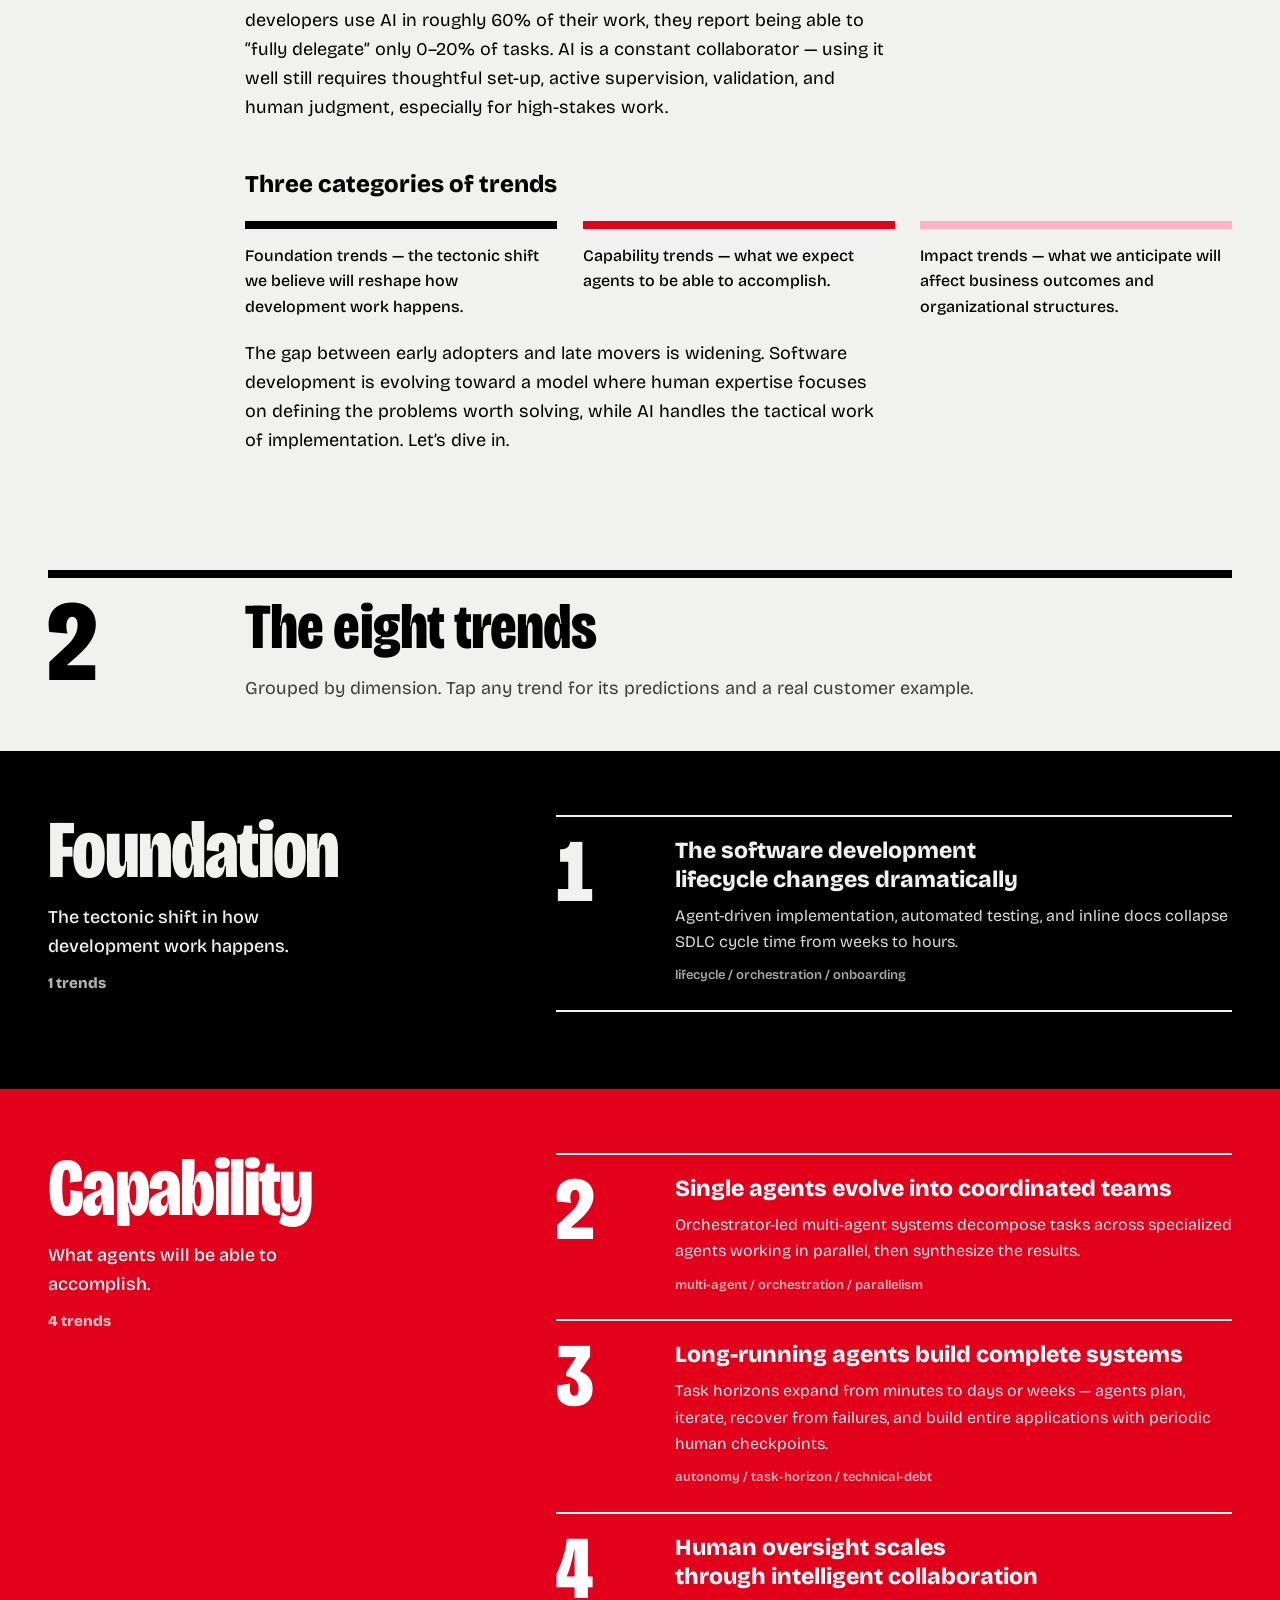
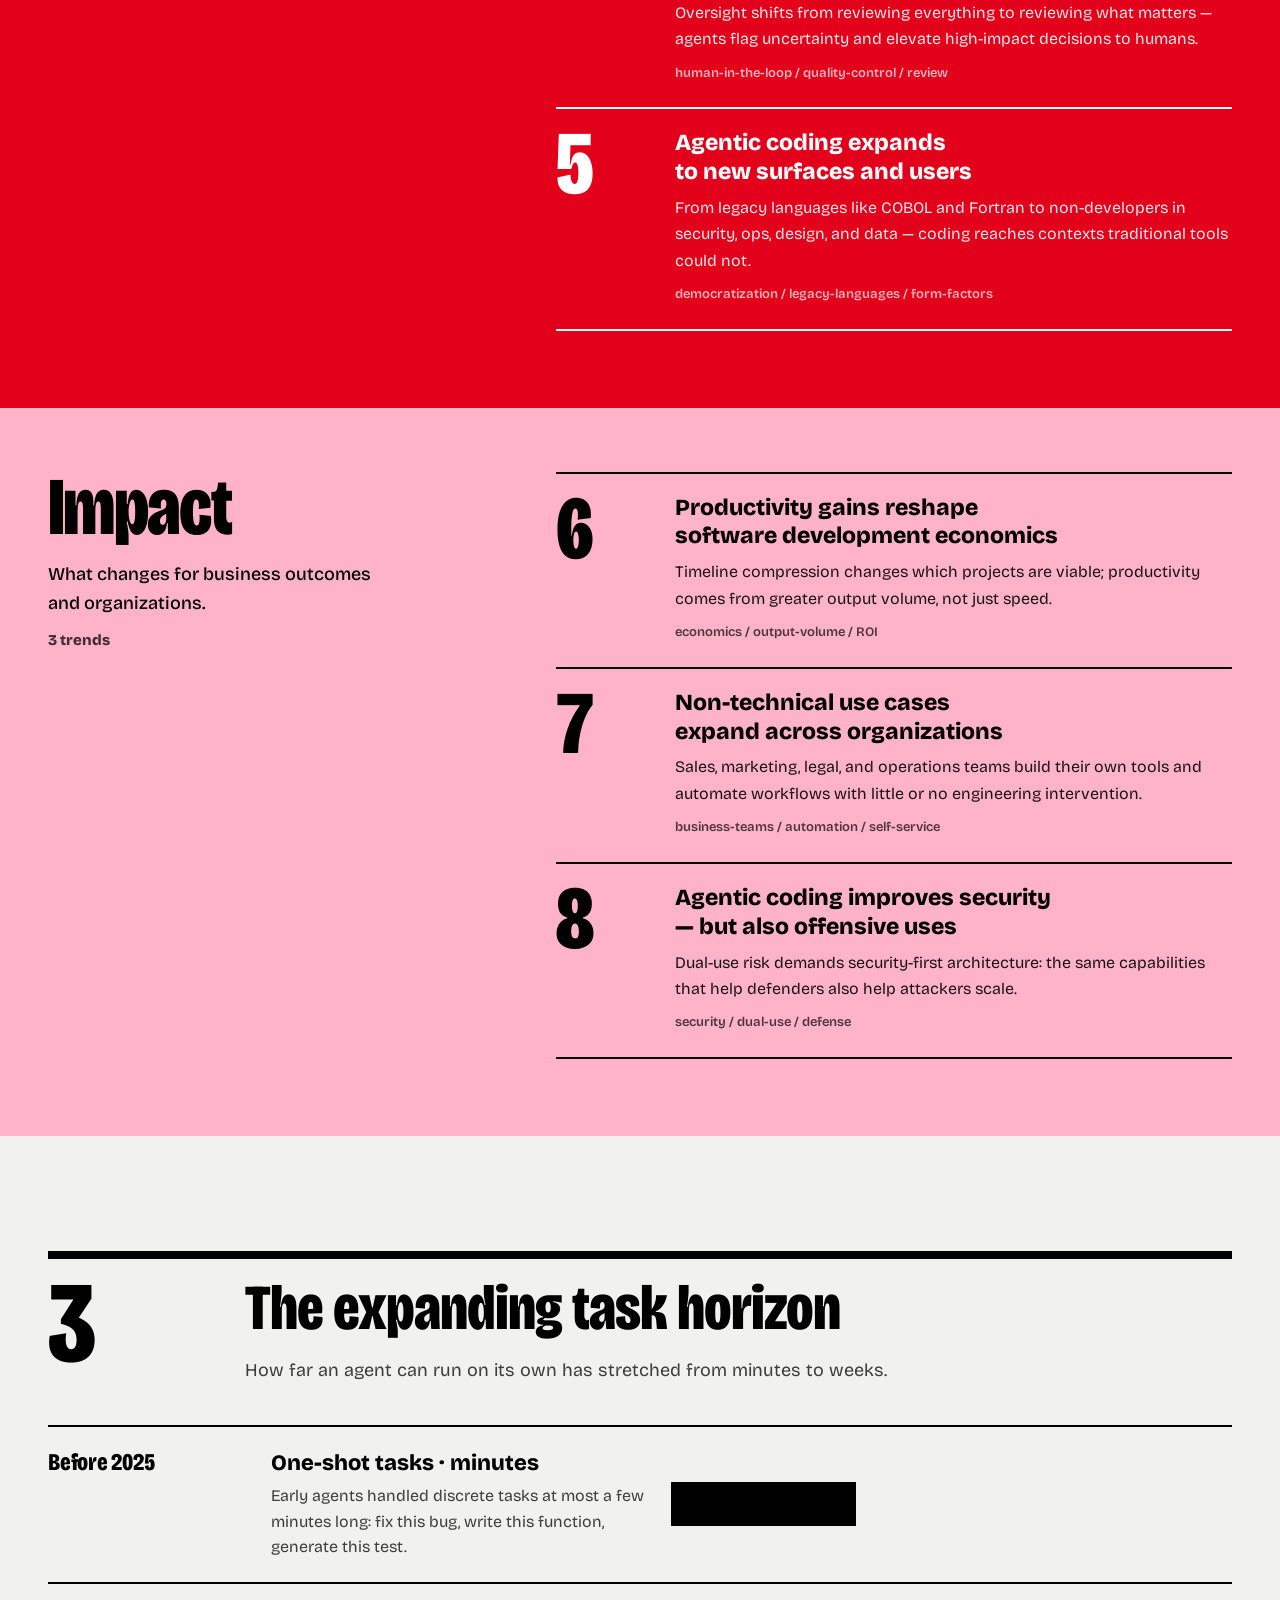
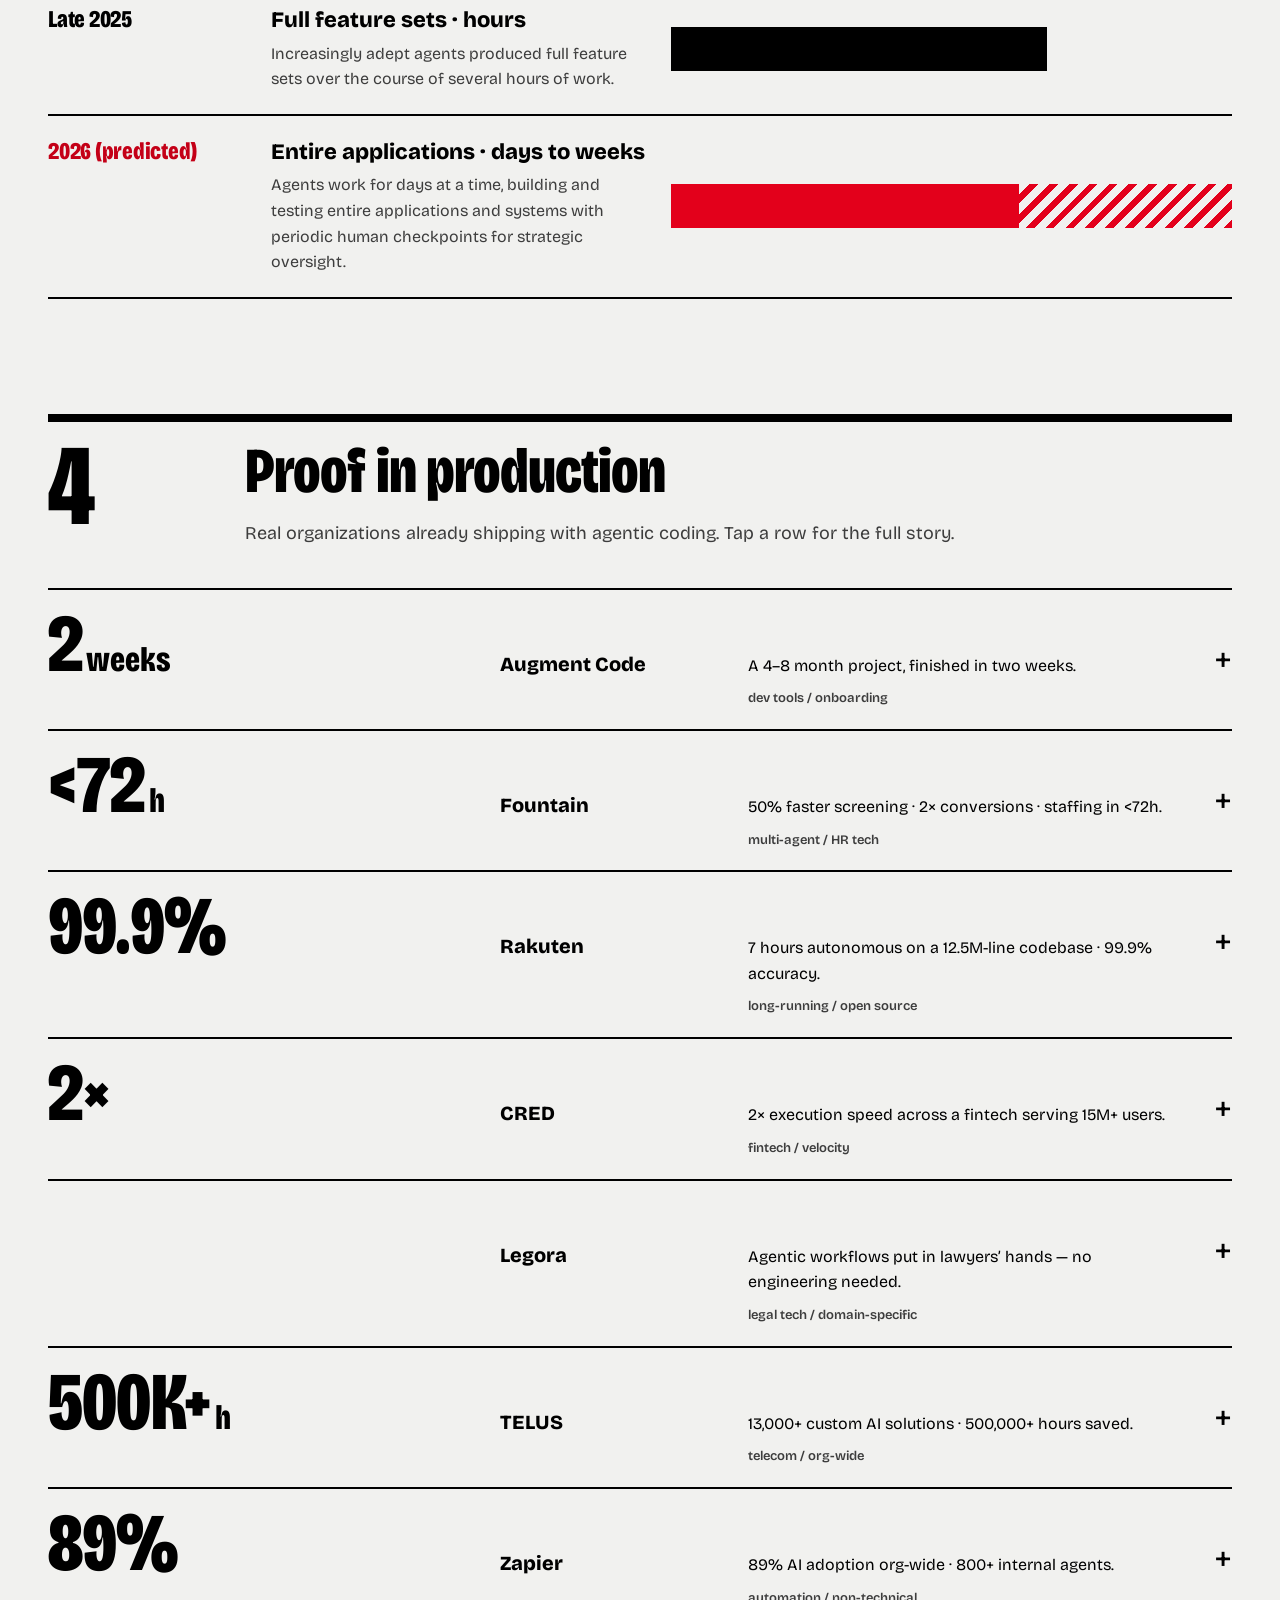
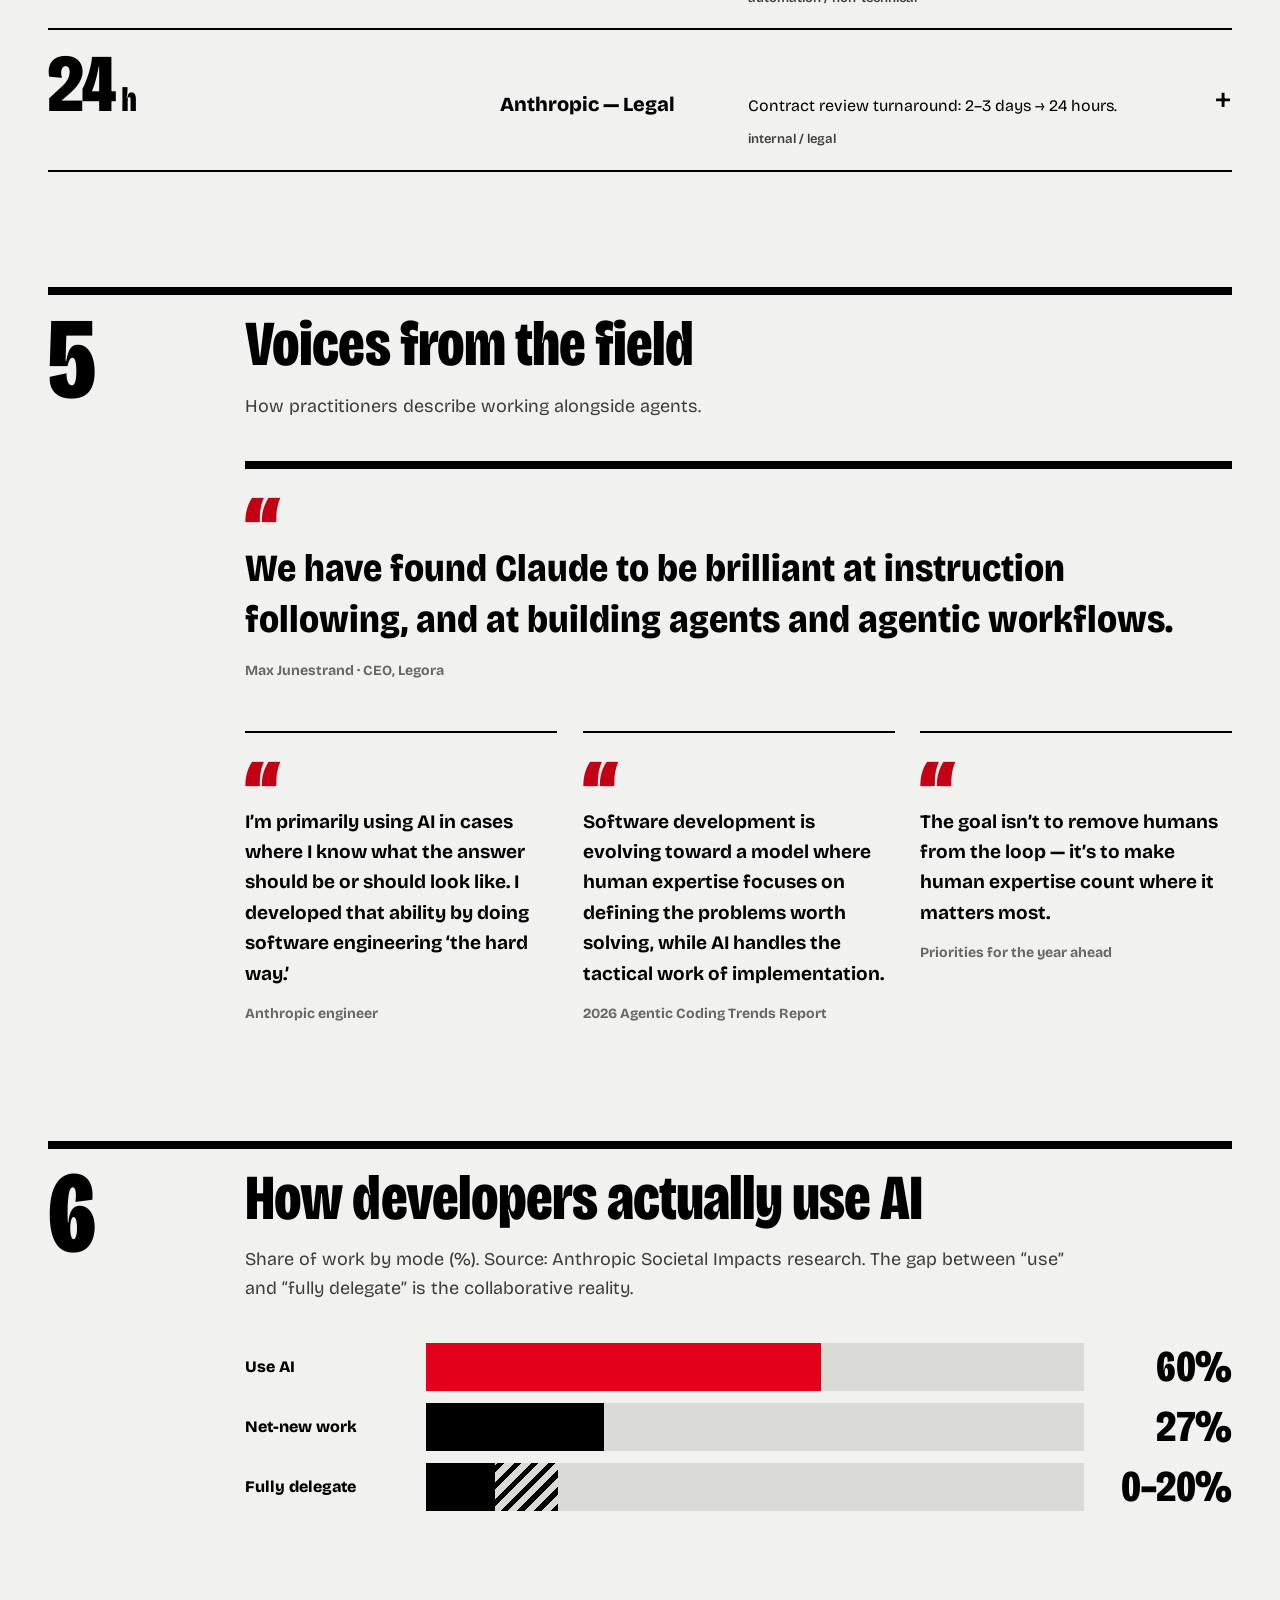
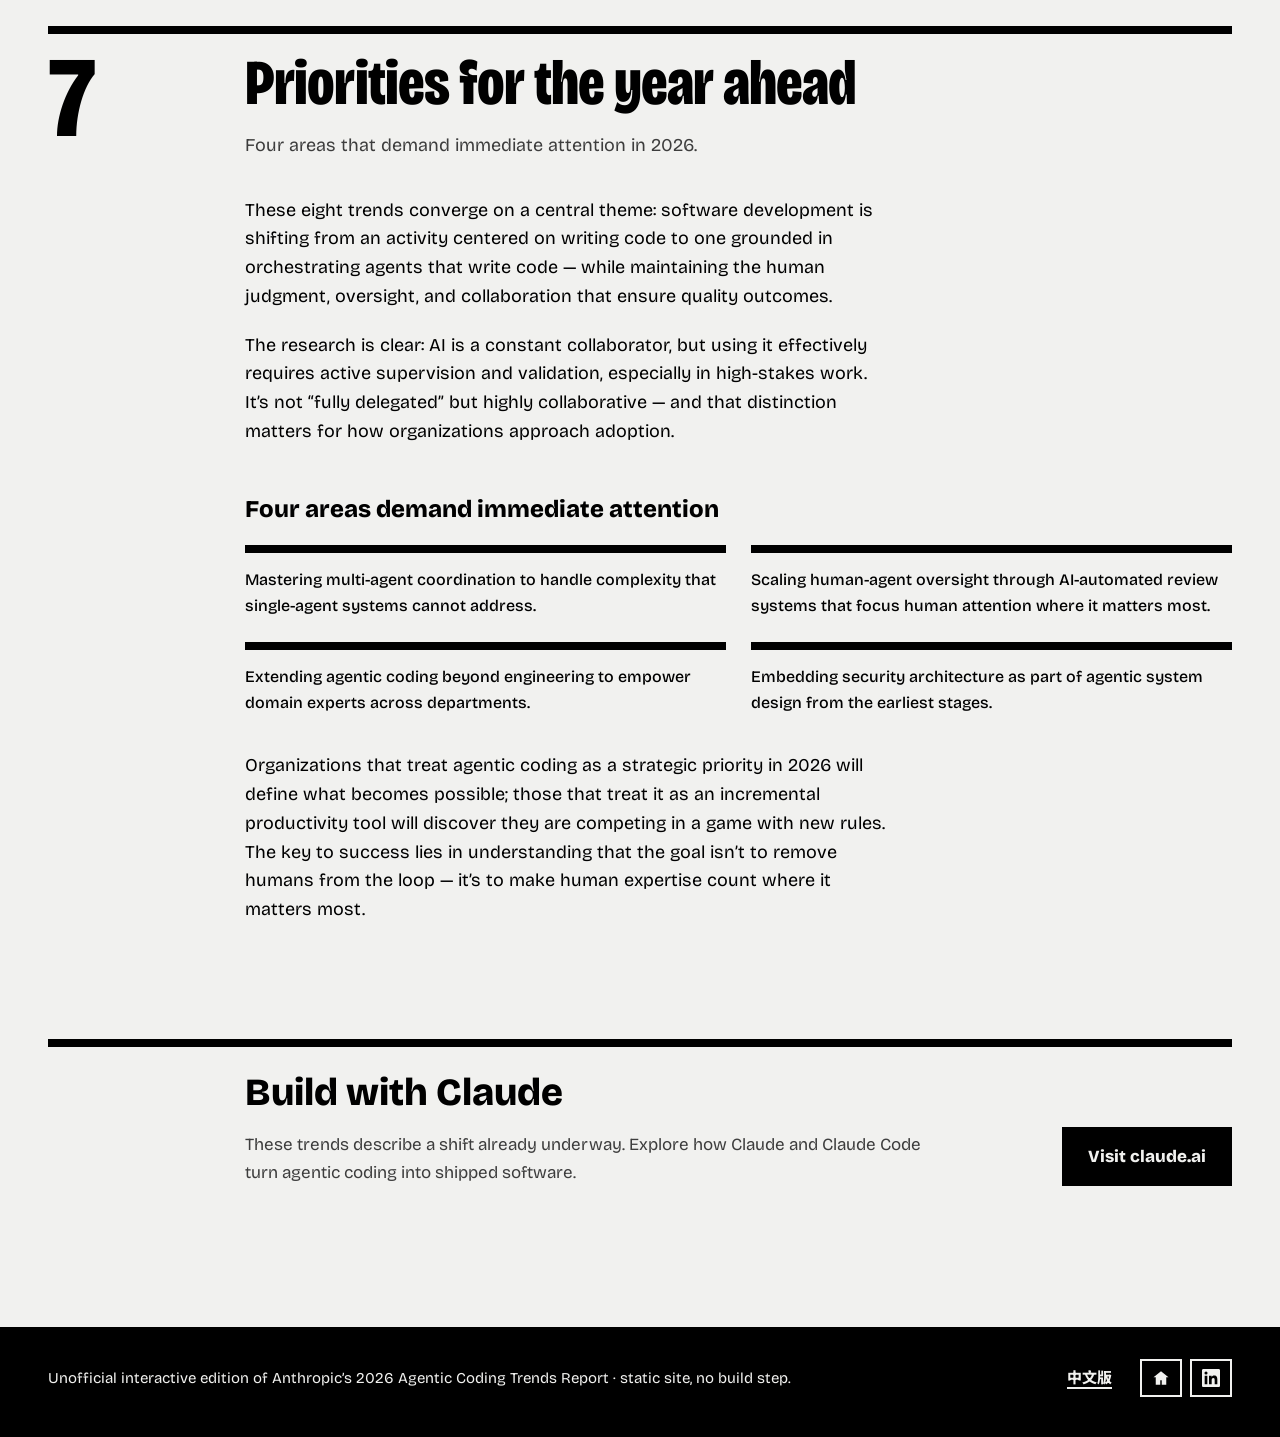
<file: en/index.html>
<!DOCTYPE html>
<html lang="en" data-theme="light">
<head>
  <!-- ==== Google Analytics 4 (Measurement ID: G-Z0P1RP3BFQ) ==== -->
  <script async src="https://www.googletagmanager.com/gtag/js?id=G-Z0P1RP3BFQ"></script>
  <script>
    window.dataLayer = window.dataLayer || [];
    function gtag(){ dataLayer.push(arguments); }
    gtag('js', new Date());
    gtag('config', 'G-Z0P1RP3BFQ');
  </script>

  <meta charset="UTF-8" />
  <meta name="viewport" content="width=device-width, initial-scale=1.0, viewport-fit=cover" />

  <!-- ==== Primary meta (filled by app.js from SITE_META) ==== -->
  <title>2026 Agentic Coding Trends · How coding agents are reshaping software development</title>
  <meta name="description" content="An interactive, bilingual (EN / 中文) edition of Anthropic’s 2026 Agentic Coding Trends Report — eight predictions across foundation, capability, and impact, with real customer case studies. Unofficial." />
  <link rel="canonical" href="https://anthropic-agentic-coding-trend-2026.peteraim.com/en/" />
  <link rel="alternate" hreflang="zh-Hant" href="https://anthropic-agentic-coding-trend-2026.peteraim.com/" />
  <link rel="alternate" hreflang="en" href="https://anthropic-agentic-coding-trend-2026.peteraim.com/en/" />
  <link rel="alternate" hreflang="x-default" href="https://anthropic-agentic-coding-trend-2026.peteraim.com/" />
  <meta name="theme-color" content="#E3001B" />

  <!-- ==== Open Graph ==== -->
  <meta property="og:type" content="website" />
  <meta property="og:title" content="2026 Agentic Coding Trends — How coding agents are reshaping software development" />
  <meta property="og:description" content="An interactive, bilingual (EN / 中文) edition of Anthropic’s 2026 Agentic Coding Trends Report — eight predictions across foundation, capability, and impact, with real customer case studies. Unofficial." />
  <meta property="og:url" content="https://anthropic-agentic-coding-trend-2026.peteraim.com/en/" />
  <meta property="og:image" content="https://anthropic-agentic-coding-trend-2026.peteraim.com/assets/og-image.png" />

  <!-- ==== Twitter ==== -->
  <meta name="twitter:card" content="summary_large_image" />
  <meta name="twitter:title" content="2026 Agentic Coding Trends — How coding agents are reshaping software development" />
  <meta name="twitter:description" content="An interactive, bilingual (EN / 中文) edition of Anthropic’s 2026 Agentic Coding Trends Report — eight predictions across foundation, capability, and impact, with real customer case studies. Unofficial." />
  <meta name="twitter:image" content="https://anthropic-agentic-coding-trend-2026.peteraim.com/assets/og-image.png" />

  <!-- ==== JSON-LD structured data ==== -->
  <script type="application/ld+json">
  {
    "@context": "https://schema.org",
    "@type": "WebSite",
    "name": "2026 Agentic Coding Trends — How coding agents are reshaping software development",
    "description": "An interactive, bilingual (EN / 中文) edition of Anthropic’s 2026 Agentic Coding Trends Report — eight predictions across foundation, capability, and impact, with real customer case studies. Unofficial.",
    "url": "https://anthropic-agentic-coding-trend-2026.peteraim.com"
  }
  </script>

  <!-- ==== Theme before first paint: saved choice, else the OS setting ==== -->
  <script>
    (function () {
      var t = null;
      try { t = localStorage.getItem("theme"); } catch (e) {}
      if (t !== "light" && t !== "dark") {
        t = (window.matchMedia && matchMedia("(prefers-color-scheme: dark)").matches) ? "dark" : "light";
      }
      document.documentElement.setAttribute("data-theme", t);
    })();
  </script>

  <!-- ==== Fonts (CDN, no local files) ==== -->
  <link rel="preconnect" href="https://fonts.googleapis.com" />
  <link rel="preconnect" href="https://fonts.gstatic.com" crossorigin />
  <link href="https://fonts.googleapis.com/css2?family=Bricolage+Grotesque:opsz,wdth,wght@12..96,75..100,400..800&family=Noto+Sans+TC:wght@400;500;700;900&display=swap" rel="stylesheet" />

  <link rel="stylesheet" href="../assets/styles.css" />
  <meta property="og:image:width" content="1200">
  <meta property="og:image:height" content="630">
</head>
<body>
  <!-- ==== App bar ==== -->
  <header class="appbar">
    <div class="appbar__inner">
      <a class="brand" href="#top">
        <span class="brand__logo" aria-hidden="true"><i></i><i></i></span>
        <span class="brand__name" id="brandName">2026 Agentic Coding Trends</span>
      </a>

      <div class="appbar__actions">
        <a class="icon-btn" id="langToggle" href="/"
           hreflang="zh-Hant" rel="alternate" lang="zh-Hant"
           title="中文" aria-label="以中文閱讀本頁">
          <span class="icon-btn__txt">中</span>
        </a>

        <button class="icon-btn" id="themeToggle" type="button"
                title="Theme" aria-label="Toggle theme / 切換主題">
          <span class="theme-disc" id="themeIcon" aria-hidden="true"></span>
        </button>
      </div>
    </div>
  </header>

  <!-- ==== Sticky section nav (auto-generated anchor pills + scrollspy) ==== -->
  <nav class="sectionnav" id="sectionNav" aria-label="Section navigation">
    <div class="sectionnav__inner" id="sectionNavInner"><a class="navpill" href="#foreword" data-target="foreword"><span class="navpill__num" aria-hidden="true">1</span><span>Foreword</span></a><a class="navpill" href="#trends" data-target="trends"><span class="navpill__num" aria-hidden="true">2</span><span>Eight trends</span></a><a class="navpill" href="#evolution" data-target="evolution"><span class="navpill__num" aria-hidden="true">3</span><span>Task horizon</span></a><a class="navpill" href="#customers" data-target="customers"><span class="navpill__num" aria-hidden="true">4</span><span>Evidence</span></a><a class="navpill" href="#voices" data-target="voices"><span class="navpill__num" aria-hidden="true">5</span><span>Voices</span></a><a class="navpill" href="#data" data-target="data"><span class="navpill__num" aria-hidden="true">6</span><span>Usage data</span></a><a class="navpill" href="#priorities" data-target="priorities"><span class="navpill__num" aria-hidden="true">7</span><span>Priorities</span></a></div>
    <span class="sectionnav__progress" id="navProgress" aria-hidden="true"></span>
  </nav>

  <span id="top"></span>

  <!-- ==== Composite sections (rendered in order from SITE_SECTIONS) ==== -->
  <main id="sections" aria-live="polite">
<section class="section section--hero" id="overview" aria-labelledby="overview-heading"><p class="hero__notice"><b>Unofficial digest</b><span>Summarised from Anthropic’s report by an independent reader. Where anything differs, the original report is authoritative.</span></p><div class="hero__top"><h1 class="hero__title" id="overview-heading"><span class="hero__year">2026</span> <span class="hero__name">Agentic Coding Trends</span></h1><div class="hero__side"><p class="hero__sub">In 2025, coding agents moved from experimental tools to production systems shipping real features. This report distils Anthropic’s eight predictions for how that shift reshapes software development in 2026 — across foundation, capability, and impact.</p><ul class="hero__asides"><li><b class="hero__fig">27%</b><span>Of AI-assisted work is net-new</span></li><li><a href="#trends"><b class="hero__fig">8</b><span>Key trends</span></a></li></ul></div></div><figure class="gap"><p class="gap__headline">AI touches six in ten pieces of work, yet developers fully hand off at most one in five.</p><div class="gap__chart" role="img" aria-label="Bar chart of all developer work: 60% Of developer work uses AI, 0–20% Of tasks fully delegated." style="--use:60%;--del:20%"><div class="gap__bar" aria-hidden="true"><span class="gap__use"></span><span class="gap__del"></span><span class="gap__mark gap__mark--use"><b class="gap__num">60%</b><span class="gap__label">Of developer work uses AI</span></span><span class="gap__mark gap__mark--del"><b class="gap__num">0–20%</b><span class="gap__label">Of tasks fully delegated</span></span><span class="gap__scale">All developer work</span></div><ol class="gap__ticks" aria-hidden="true"><li>0</li><li>20</li><li>40</li><li>60</li><li>80</li><li>100</li></ol></div><figcaption class="gap__source">Source: Anthropic Societal Impacts research, as cited in the report.</figcaption></figure></section><section class="section section--prose" id="foreword" aria-labelledby="foreword-heading"><header class="section-head"><span class="section-head__num" aria-hidden="true">1</span><div class="section-head__text"><h2 id="foreword-heading">Foreword — from assistance to collaboration</h2><p class="section-head__sub">What changed in 2025, and the collaborative reality underneath the gains.</p></div></header><div class="prose"><p>In 2025, coding agents moved from experimental tools to production systems that ship real features to real customers. Engineering teams discovered that AI can handle entire implementation workflows: writing tests, debugging failures, generating documentation, and navigating increasingly complex codebases.</p><p>In 2026, we expect single agents to become coordinated teams. Tasks that took hours or days may now complete with minimal human intervention — and engineers who once wrote every line of code will increasingly orchestrate long-running systems of agents so they can focus on architecture and strategy.</p><p>Yet a critical nuance has emerged: this transformation is fundamentally collaborative. Anthropic’s Societal Impacts research finds that while developers use AI in roughly 60% of their work, they report being able to “fully delegate” only 0–20% of tasks. AI is a constant collaborator — using it well still requires thoughtful set-up, active supervision, validation, and human judgment, especially for high-stakes work.</p><h3>Three categories of trends</h3><ul><li>Foundation trends — the tectonic shift we believe will reshape how development work happens.</li><li>Capability trends — what we expect agents to be able to accomplish.</li><li>Impact trends — what we anticipate will affect business outcomes and organizational structures.</li></ul><p>The gap between early adopters and late movers is widening. Software development is evolving toward a model where human expertise focuses on defining the problems worth solving, while AI handles the tactical work of implementation. Let’s dive in.</p></div></section><section class="section section--cards section--bands" id="trends" aria-labelledby="trends-heading"><header class="section-head"><span class="section-head__num" aria-hidden="true">2</span><div class="section-head__text"><h2 id="trends-heading">The eight trends</h2><p class="section-head__sub">Grouped by dimension. Tap any trend for its predictions and a real customer example.</p></div></header><div class="bands"><div class="band band--foundation" data-group="foundation"><header class="band__head"><h3 class="band__name">Foundation</h3><p class="band__note">The tectonic shift in how development work happens.</p><p class="band__count">1 trends</p></header><ol class="trend-list"><li><article class="trend" tabindex="0" role="button" data-group="foundation" data-slug="trend-1-sdlc" aria-label="Trend 1 · The software development lifecycle changes dramatically"><span class="trend__num" aria-hidden="true">1</span><div class="trend__body"><h3 class="trend__title">The software development lifecycle changes dramatically</h3><p class="trend__summary">Agent-driven implementation, automated testing, and inline docs collapse SDLC cycle time from weeks to hours.</p><p class="tagline">lifecycle<span aria-hidden="true"> / </span>orchestration<span aria-hidden="true"> / </span>onboarding</p></div></article></li></ol></div><div class="band band--capability" data-group="capability"><header class="band__head"><h3 class="band__name">Capability</h3><p class="band__note">What agents will be able to accomplish.</p><p class="band__count">4 trends</p></header><ol class="trend-list"><li><article class="trend" tabindex="0" role="button" data-group="capability" data-slug="trend-2-coordinated-teams" aria-label="Trend 2 · Single agents evolve into coordinated teams"><span class="trend__num" aria-hidden="true">2</span><div class="trend__body"><h3 class="trend__title">Single agents evolve into coordinated teams</h3><p class="trend__summary">Orchestrator-led multi-agent systems decompose tasks across specialized agents working in parallel, then synthesize the results.</p><p class="tagline">multi-agent<span aria-hidden="true"> / </span>orchestration<span aria-hidden="true"> / </span>parallelism</p></div></article></li><li><article class="trend" tabindex="0" role="button" data-group="capability" data-slug="trend-3-long-running" aria-label="Trend 3 · Long-running agents build complete systems"><span class="trend__num" aria-hidden="true">3</span><div class="trend__body"><h3 class="trend__title">Long-running agents build complete systems</h3><p class="trend__summary">Task horizons expand from minutes to days or weeks — agents plan, iterate, recover from failures, and build entire applications with periodic human checkpoints.</p><p class="tagline">autonomy<span aria-hidden="true"> / </span>task-horizon<span aria-hidden="true"> / </span>technical-debt</p></div></article></li><li><article class="trend" tabindex="0" role="button" data-group="capability" data-slug="trend-4-human-oversight" aria-label="Trend 4 · Human oversight scales through intelligent collaboration"><span class="trend__num" aria-hidden="true">4</span><div class="trend__body"><h3 class="trend__title">Human oversight scales through intelligent collaboration</h3><p class="trend__summary">Oversight shifts from reviewing everything to reviewing what matters — agents flag uncertainty and elevate high-impact decisions to humans.</p><p class="tagline">human-in-the-loop<span aria-hidden="true"> / </span>quality-control<span aria-hidden="true"> / </span>review</p></div></article></li><li><article class="trend" tabindex="0" role="button" data-group="capability" data-slug="trend-5-new-surfaces" aria-label="Trend 5 · Agentic coding expands to new surfaces and users"><span class="trend__num" aria-hidden="true">5</span><div class="trend__body"><h3 class="trend__title">Agentic coding expands to new surfaces and users</h3><p class="trend__summary">From legacy languages like COBOL and Fortran to non-developers in security, ops, design, and data — coding reaches contexts traditional tools could not.</p><p class="tagline">democratization<span aria-hidden="true"> / </span>legacy-languages<span aria-hidden="true"> / </span>form-factors</p></div></article></li></ol></div><div class="band band--impact" data-group="impact"><header class="band__head"><h3 class="band__name">Impact</h3><p class="band__note">What changes for business outcomes and organizations.</p><p class="band__count">3 trends</p></header><ol class="trend-list"><li><article class="trend" tabindex="0" role="button" data-group="impact" data-slug="trend-6-economics" aria-label="Trend 6 · Productivity gains reshape software development economics"><span class="trend__num" aria-hidden="true">6</span><div class="trend__body"><h3 class="trend__title">Productivity gains reshape software development economics</h3><p class="trend__summary">Timeline compression changes which projects are viable; productivity comes from greater output volume, not just speed.</p><p class="tagline">economics<span aria-hidden="true"> / </span>output-volume<span aria-hidden="true"> / </span>ROI</p></div></article></li><li><article class="trend" tabindex="0" role="button" data-group="impact" data-slug="trend-7-non-technical" aria-label="Trend 7 · Non-technical use cases expand across organizations"><span class="trend__num" aria-hidden="true">7</span><div class="trend__body"><h3 class="trend__title">Non-technical use cases expand across organizations</h3><p class="trend__summary">Sales, marketing, legal, and operations teams build their own tools and automate workflows with little or no engineering intervention.</p><p class="tagline">business-teams<span aria-hidden="true"> / </span>automation<span aria-hidden="true"> / </span>self-service</p></div></article></li><li><article class="trend" tabindex="0" role="button" data-group="impact" data-slug="trend-8-security" aria-label="Trend 8 · Agentic coding improves security — but also offensive uses"><span class="trend__num" aria-hidden="true">8</span><div class="trend__body"><h3 class="trend__title">Agentic coding improves security — but also offensive uses</h3><p class="trend__summary">Dual-use risk demands security-first architecture: the same capabilities that help defenders also help attackers scale.</p><p class="tagline">security<span aria-hidden="true"> / </span>dual-use<span aria-hidden="true"> / </span>defense</p></div></article></li></ol></div></div></section><section class="section section--timeline" id="evolution" aria-labelledby="evolution-heading"><header class="section-head"><span class="section-head__num" aria-hidden="true">3</span><div class="section-head__text"><h2 id="evolution-heading">The expanding task horizon</h2><p class="section-head__sub">How far an agent can run on its own has stretched from minutes to weeks.</p></div></header><ol class="timeline"><li class="tl-item"><span class="tl-date">Before 2025</span><div class="tl-text"><h3 class="tl-title">One-shot tasks · minutes</h3><p class="tl-body">Early agents handled discrete tasks at most a few minutes long: fix this bug, write this function, generate this test.</p></div><span class="tl-bar" aria-hidden="true" style="--reach:33%"></span></li><li class="tl-item"><span class="tl-date">Late 2025</span><div class="tl-text"><h3 class="tl-title">Full feature sets · hours</h3><p class="tl-body">Increasingly adept agents produced full feature sets over the course of several hours of work.</p></div><span class="tl-bar" aria-hidden="true" style="--reach:67%"></span></li><li class="tl-item tl-item--next"><span class="tl-date">2026 (predicted)</span><div class="tl-text"><h3 class="tl-title">Entire applications · days to weeks</h3><p class="tl-body">Agents work for days at a time, building and testing entire applications and systems with periodic human checkpoints for strategic oversight.</p></div><span class="tl-bar" aria-hidden="true" style="--reach:100%"></span></li></ol></section><section class="section section--cards section--ledger" id="customers" aria-labelledby="customers-heading"><header class="section-head"><span class="section-head__num" aria-hidden="true">4</span><div class="section-head__text"><h2 id="customers-heading">Proof in production</h2><p class="section-head__sub">Real organizations already shipping with agentic coding. Tap a row for the full story.</p></div></header><ol class="ledger"><li><article class="ledger__row" tabindex="0" role="button" data-group="" data-slug="case-augment" aria-label="Augment Code"><b class="ledger__metric">2<span class="ledger__unit">weeks</span></b><h3 class="ledger__co">Augment Code</h3><div class="ledger__text"><p class="ledger__summary">A 4–8 month project, finished in two weeks.</p><p class="tagline">dev tools<span aria-hidden="true"> / </span>onboarding</p></div><span class="ledger__open" aria-hidden="true" title="Read the full story">+</span></article></li><li><article class="ledger__row" tabindex="0" role="button" data-group="" data-slug="case-fountain" aria-label="Fountain"><b class="ledger__metric">&lt;72<span class="ledger__unit">h</span></b><h3 class="ledger__co">Fountain</h3><div class="ledger__text"><p class="ledger__summary">50% faster screening · 2× conversions · staffing in &lt;72h.</p><p class="tagline">multi-agent<span aria-hidden="true"> / </span>HR tech</p></div><span class="ledger__open" aria-hidden="true" title="Read the full story">+</span></article></li><li><article class="ledger__row" tabindex="0" role="button" data-group="" data-slug="case-rakuten" aria-label="Rakuten"><b class="ledger__metric">99.9%</b><h3 class="ledger__co">Rakuten</h3><div class="ledger__text"><p class="ledger__summary">7 hours autonomous on a 12.5M-line codebase · 99.9% accuracy.</p><p class="tagline">long-running<span aria-hidden="true"> / </span>open source</p></div><span class="ledger__open" aria-hidden="true" title="Read the full story">+</span></article></li><li><article class="ledger__row" tabindex="0" role="button" data-group="" data-slug="case-cred" aria-label="CRED"><b class="ledger__metric">2×</b><h3 class="ledger__co">CRED</h3><div class="ledger__text"><p class="ledger__summary">2× execution speed across a fintech serving 15M+ users.</p><p class="tagline">fintech<span aria-hidden="true"> / </span>velocity</p></div><span class="ledger__open" aria-hidden="true" title="Read the full story">+</span></article></li><li><article class="ledger__row ledger__row--nometric" tabindex="0" role="button" data-group="" data-slug="case-legora" aria-label="Legora"><span class="ledger__metric" aria-hidden="true">–</span><h3 class="ledger__co">Legora</h3><div class="ledger__text"><p class="ledger__summary">Agentic workflows put in lawyers’ hands — no engineering needed.</p><p class="tagline">legal tech<span aria-hidden="true"> / </span>domain-specific</p></div><span class="ledger__open" aria-hidden="true" title="Read the full story">+</span></article></li><li><article class="ledger__row" tabindex="0" role="button" data-group="" data-slug="case-telus" aria-label="TELUS"><b class="ledger__metric">500K+<span class="ledger__unit">h</span></b><h3 class="ledger__co">TELUS</h3><div class="ledger__text"><p class="ledger__summary">13,000+ custom AI solutions · 500,000+ hours saved.</p><p class="tagline">telecom<span aria-hidden="true"> / </span>org-wide</p></div><span class="ledger__open" aria-hidden="true" title="Read the full story">+</span></article></li><li><article class="ledger__row" tabindex="0" role="button" data-group="" data-slug="case-zapier" aria-label="Zapier"><b class="ledger__metric">89%</b><h3 class="ledger__co">Zapier</h3><div class="ledger__text"><p class="ledger__summary">89% AI adoption org-wide · 800+ internal agents.</p><p class="tagline">automation<span aria-hidden="true"> / </span>non-technical</p></div><span class="ledger__open" aria-hidden="true" title="Read the full story">+</span></article></li><li><article class="ledger__row" tabindex="0" role="button" data-group="" data-slug="case-anthropic-legal" aria-label="Anthropic — Legal"><b class="ledger__metric">24<span class="ledger__unit">h</span></b><h3 class="ledger__co">Anthropic — Legal</h3><div class="ledger__text"><p class="ledger__summary">Contract review turnaround: 2–3 days → 24 hours.</p><p class="tagline">internal<span aria-hidden="true"> / </span>legal</p></div><span class="ledger__open" aria-hidden="true" title="Read the full story">+</span></article></li></ol></section><section class="section section--quotes" id="voices" aria-labelledby="voices-heading"><header class="section-head"><span class="section-head__num" aria-hidden="true">5</span><div class="section-head__text"><h2 id="voices-heading">Voices from the field</h2><p class="section-head__sub">How practitioners describe working alongside agents.</p></div></header><div class="quotes"><figure class="quote"><span class="quote-mark" aria-hidden="true">“</span><blockquote>We have found Claude to be brilliant at instruction following, and at building agents and agentic workflows.</blockquote><figcaption class="quote-by">Max Junestrand · CEO, Legora</figcaption></figure><figure class="quote"><span class="quote-mark" aria-hidden="true">“</span><blockquote>I’m primarily using AI in cases where I know what the answer should be or should look like. I developed that ability by doing software engineering ‘the hard way.’</blockquote><figcaption class="quote-by">Anthropic engineer</figcaption></figure><figure class="quote"><span class="quote-mark" aria-hidden="true">“</span><blockquote>Software development is evolving toward a model where human expertise focuses on defining the problems worth solving, while AI handles the tactical work of implementation.</blockquote><figcaption class="quote-by">2026 Agentic Coding Trends Report</figcaption></figure><figure class="quote"><span class="quote-mark" aria-hidden="true">“</span><blockquote>The goal isn’t to remove humans from the loop — it’s to make human expertise count where it matters most.</blockquote><figcaption class="quote-by">Priorities for the year ahead</figcaption></figure></div></section><section class="section section--bars" id="data" aria-labelledby="data-heading"><header class="section-head"><span class="section-head__num" aria-hidden="true">6</span><div class="section-head__text"><h2 id="data-heading">How developers actually use AI</h2><p class="section-head__sub">Share of work by mode (%). Source: Anthropic Societal Impacts research. The gap between “use” and “fully delegate” is the collaborative reality.</p></div></header><figure class="strip" aria-label="How developers actually use AI"><div class="strip__row"><span class="strip__label">Use AI</span><span class="strip__track" aria-hidden="true"><span class="strip__fill" style="width:60%"></span></span><b class="strip__val">60%</b></div><div class="strip__row"><span class="strip__label">Net-new work</span><span class="strip__track" aria-hidden="true"><span class="strip__fill" style="width:27%"></span></span><b class="strip__val">27%</b></div><div class="strip__row strip__row--range"><span class="strip__label">Fully delegate</span><span class="strip__track" aria-hidden="true"><span class="strip__fill" style="width:20%"></span></span><b class="strip__val">0–20%</b></div></figure></section><section class="section section--prose" id="priorities" aria-labelledby="priorities-heading"><header class="section-head"><span class="section-head__num" aria-hidden="true">7</span><div class="section-head__text"><h2 id="priorities-heading">Priorities for the year ahead</h2><p class="section-head__sub">Four areas that demand immediate attention in 2026.</p></div></header><div class="prose"><p>These eight trends converge on a central theme: software development is shifting from an activity centered on writing code to one grounded in orchestrating agents that write code — while maintaining the human judgment, oversight, and collaboration that ensure quality outcomes.</p><p>The research is clear: AI is a constant collaborator, but using it effectively requires active supervision and validation, especially in high-stakes work. It’s not “fully delegated” but highly collaborative — and that distinction matters for how organizations approach adoption.</p><h3>Four areas demand immediate attention</h3><ul><li>Mastering multi-agent coordination to handle complexity that single-agent systems cannot address.</li><li>Scaling human-agent oversight through AI-automated review systems that focus human attention where it matters most.</li><li>Extending agentic coding beyond engineering to empower domain experts across departments.</li><li>Embedding security architecture as part of agentic system design from the earliest stages.</li></ul><p>Organizations that treat agentic coding as a strategic priority in 2026 will define what becomes possible; those that treat it as an incremental productivity tool will discover they are competing in a game with new rules. The key to success lies in understanding that the goal isn’t to remove humans from the loop — it’s to make human expertise count where it matters most.</p></div></section><section class="section section--cta" id="cta"><div class="cta-card"><h2>Build with Claude</h2><p>These trends describe a shift already underway. Explore how Claude and Claude Code turn agentic coding into shipped software.</p><a class="cta-btn" href="https://claude.ai" target="_blank" rel="noopener">Visit claude.ai</a></div></section>
</main>

  <!-- ==== Detail dialog (used by card sections) ==== -->
  <dialog class="dialog" id="dialog" aria-labelledby="dialogTitle">
    <div class="dialog__bar">
      <span class="dialog__spacer"></span>
      <button class="icon-btn" id="dialogClose" type="button" aria-label="Close / 關閉">
        <svg viewBox="0 0 24 24" width="22" height="22" aria-hidden="true"><path d="M5 5l14 14M19 5L5 19" stroke="currentColor" stroke-width="2.5" fill="none"/></svg>
      </button>
    </div>
    <div class="dialog__body" id="dialogBody"></div>
  </dialog>

  <!-- ==== Footer ==== -->
  <footer class="footer">
    <p id="footerText" data-i18n="footer">Unofficial interactive edition of Anthropic’s 2026 Agentic Coding Trends Report · static site, no build step.</p>
    <p class="footer__alt"><a href="/" hreflang="zh-Hant" rel="alternate" lang="zh-Hant">中文版</a></p>
      <div class="profile-links">
        <a class="icon-btn" href="https://www.peteraim.com" target="_blank" rel="noopener" title="Home" aria-label="Back to peteraim.com / 返回首頁">
          <svg viewBox="0 0 24 24" width="18" height="18" fill="currentColor" aria-hidden="true"><path d="M12 3 2 11h3v10h6v-6h2v6h6V11h3z"/></svg>
        </a>
        <a class="icon-btn" href="https://www.linkedin.com/in/ai-med/" target="_blank" rel="noopener" title="LinkedIn" aria-label="LinkedIn (opens in new tab)">
          <svg viewBox="0 0 24 24" width="18" height="18" fill="currentColor" aria-hidden="true"><path d="M20.45 20.45h-3.55v-5.57c0-1.33-.02-3.04-1.85-3.04-1.85 0-2.13 1.45-2.13 2.94v5.67H9.36V9h3.41v1.56h.05c.47-.9 1.63-1.85 3.36-1.85 3.6 0 4.27 2.37 4.27 5.45v6.29zM5.34 7.43a2.06 2.06 0 1 1 0-4.12 2.06 2.06 0 0 1 0 4.12zM7.12 20.45H3.56V9h3.56v11.45zM22.22 0H1.77C.79 0 0 .77 0 1.72v20.56C0 23.23.79 24 1.77 24h20.45c.98 0 1.78-.77 1.78-1.72V1.72C24 .77 23.2 0 22.22 0z"/></svg>
        </a>
      </div>
  </footer>

  <!-- ==== Scripts (order matters: data first) ==== -->
  <script src="../data/data.js"></script>
  <script src="../assets/app.js"></script>
</body>
</html>
</file>
<file: assets/styles.css>
/* =========================================================================
   2026 Agentic Coding Trends · unofficial digest
   "The delegation gap" as an International-style data poster:
   flat colour fields, one condensed grotesk (Bricolage Grotesque, wdth 75)
   with Noto Sans TC 900 for Chinese, a strict 12-column grid.

   Colour carries meaning:
     red   = work AI touches (the 60%)          ink   = Foundation trends
     ink   = work fully handed off (0–20%)      red   = Capability trends
     hatch = a range, not a point (0–20%, 2026)  pink  = Impact trends
   Pure CSS, no preprocessor, no build step.
   ========================================================================= */

/* ---- Tokens : LIGHT ---- */
:root,
[data-theme="light"] {
  --paper:    #F1F1EF;   /* page ground, neutral grey-white */
  --paper-2:  #DADAD6;   /* empty share of a bar, tracks */
  --ink:      #000000;
  --ink-2:    #3D3D3D;   /* secondary text */
  --ink-3:    #666666;   /* captions, meta */
  --red:      #E3001B;   /* field red: AI touches it */
  --on-red:   #FFFFFF;
  --red-text: #C40017;   /* red used as text on paper (AA) */
  --pink:     #FFB3C9;   /* Impact field */
  --on-pink:  #000000;
  --backdrop: rgba(0,0,0,.55);

  --font-display: "Bricolage Grotesque", "Noto Sans TC", "Arial Narrow", system-ui, sans-serif;
  --font-body:    "Bricolage Grotesque", "Noto Sans TC", system-ui, -apple-system, "Segoe UI", sans-serif;

  --measure: 1280px;
  --gutter: clamp(16px, 4vw, 48px);
  /* vw, not %: the value must be identical wherever it is used, so a
     full-bleed child can cancel its section's padding exactly */
  --pad: max(var(--gutter), calc((100vw - var(--measure)) / 2));
  --col-gap: clamp(16px, 2vw, 28px);
  --lead: calc(100% / 6);   /* the left axis everything hangs from (2 of 12 cols) */
  --nav-h: 48px;
  color-scheme: light;
}

/* ---- Tokens : DARK (the ground goes black; ink fields flip to light) ---- */
[data-theme="dark"] {
  --paper:    #000000;
  --paper-2:  #2B2B2B;
  --ink:      #F1F1EF;
  --ink-2:    #C4C4C0;
  --ink-3:    #8E8E8A;
  --red:      #E3001B;
  --on-red:   #FFFFFF;
  --red-text: #FF5C68;
  --pink:     #F5A6BE;
  --on-pink:  #000000;
  --backdrop: rgba(0,0,0,.72);
  color-scheme: dark;
}

/* ---- Base ---- */
* { box-sizing: border-box; }
html { scroll-behavior: smooth; -webkit-text-size-adjust: 100%; }
body {
  margin: 0;
  font-family: var(--font-body);
  font-size: 1.0625rem;
  line-height: 1.6;
  background: var(--paper);
  color: var(--ink);
  -webkit-font-smoothing: antialiased;
  text-rendering: optimizeLegibility;
  overflow-x: hidden;
}
:lang(zh-Hant) body, body:lang(zh-Hant) { line-height: 1.8; }
a { color: inherit; }
::selection { background: var(--pink); color: #000; }
:focus-visible { outline: 3px solid currentColor; outline-offset: 3px; }
:lang(zh-Hant) em, :lang(zh) em { font-style: normal; font-weight: 700; }
h1, h2, h3 { margin: 0; text-wrap: balance; }
p { margin: 0; }

/* condensed display voice, shared by every big figure */
.hero__year, .hero__fig, .gap__num, .section-head__num, .trend__num,
.ledger__metric, .strip__val, .quote-mark, .dialog__metric, .tl-date {
  font-family: var(--font-display);
  font-stretch: 75%;
  font-weight: 800;
  font-variant-numeric: tabular-nums lining-nums;
  letter-spacing: -0.01em;
}

/* ===================================================== APP BAR */
.appbar { background: var(--paper); }
.appbar__inner {
  display: flex; align-items: center; justify-content: space-between; gap: 16px;
  padding: 10px var(--pad);
  min-height: 56px;
}
.brand {
  display: inline-flex; align-items: center; gap: 12px;
  text-decoration: none; font-weight: 800; font-size: 1rem; letter-spacing: -0.005em;
}
/* the logo is the hero bar in miniature: 60% red, 0–20% ink */
.brand__logo {
  position: relative; flex: none;
  width: 34px; height: 16px;
  background: var(--paper-2);
}
.brand__logo i { position: absolute; top: 0; bottom: 0; left: 0; }
.brand__logo i:first-child { right: 40%; background: var(--red); }
.brand__logo i:last-child  { right: 80%; background: var(--ink); }
.appbar__actions { display: flex; align-items: center; gap: 8px; }

.icon-btn {
  display: inline-flex; align-items: center; justify-content: center; gap: 6px;
  min-width: 38px; height: 38px; padding: 0 10px;
  border: 2px solid currentColor; border-radius: 0;
  background: transparent; color: inherit;
  font: 800 0.875rem/1 var(--font-body);
  text-decoration: none; cursor: pointer;
}
.icon-btn:hover { background: var(--ink); color: var(--paper); border-color: var(--ink); }
.icon-btn svg { display: block; }
/* theme toggle: a half-filled disc; it turns over in dark mode */
.theme-disc {
  width: 16px; height: 16px; border-radius: 50%;
  border: 2px solid currentColor;
  background: linear-gradient(90deg, currentColor 50%, transparent 50%);
  transition: transform .3s ease;
}
[data-theme="dark"] .theme-disc { transform: rotate(180deg); }

/* ===================================================== SECTION NAV */
.sectionnav {
  position: sticky; top: 0; z-index: 30;
  background: var(--paper);
  border-top: 2px solid var(--ink);
  border-bottom: 2px solid var(--ink);
}
.sectionnav__inner {
  display: flex; gap: 0;
  padding: 0 var(--pad);
  height: var(--nav-h);
  overflow-x: auto; scrollbar-width: none;
}
.sectionnav__inner::-webkit-scrollbar { display: none; }
.sectionnav.is-more-right .sectionnav__inner {
  -webkit-mask-image: linear-gradient(90deg, #000 85%, transparent);
          mask-image: linear-gradient(90deg, #000 85%, transparent);
}
.sectionnav.is-more-left .sectionnav__inner {
  -webkit-mask-image: linear-gradient(90deg, transparent, #000 15%);
          mask-image: linear-gradient(90deg, transparent, #000 15%);
}
.sectionnav.is-more-left.is-more-right .sectionnav__inner {
  -webkit-mask-image: linear-gradient(90deg, transparent, #000 12%, #000 88%, transparent);
          mask-image: linear-gradient(90deg, transparent, #000 12%, #000 88%, transparent);
}
.navpill {
  flex: none; display: inline-flex; align-items: center; gap: 8px;
  padding: 0 16px 0 12px;
  text-decoration: none; white-space: nowrap;
  font-size: 0.9375rem; font-weight: 700;
  border-right: 2px solid var(--ink);
}
.navpill:first-child { border-left: 2px solid var(--ink); }
.navpill__num {
  font-family: var(--font-display); font-stretch: 75%; font-weight: 800;
  font-size: 1.375rem; line-height: 1;
}
.navpill:hover { background: var(--paper-2); }
.navpill--active, .navpill--active:hover { background: var(--ink); color: var(--paper); }
.sectionnav__progress {
  position: absolute; left: 0; right: 0; bottom: -2px; height: 4px;
  background: var(--red);
  transform: scaleX(0); transform-origin: 0 50%;
  pointer-events: none;
}

/* ===================================================== SECTIONS */
.section {
  padding: clamp(72px, 9vw, 136px) var(--pad) 0;
  scroll-margin-top: calc(var(--nav-h) - 2px);
}
.section-head {
  display: grid;
  grid-template-columns: var(--lead) minmax(0, 1fr);
  align-items: start;
  border-top: 8px solid var(--ink);
  padding-top: 18px;
}
.section-head__num {
  font-size: clamp(72px, 9vw, 148px);
  line-height: .78;
  margin-top: 2px;
}
.section-head h2 {
  font-family: var(--font-display); font-stretch: 75%;
  font-weight: 900; font-size: clamp(36px, 5vw, 72px);
  line-height: .98; letter-spacing: -0.015em;
}
:lang(zh-Hant) .section-head h2 { line-height: 1.12; letter-spacing: 0; }
.section-head__sub {
  margin-top: 16px; max-width: 46em;
  font-size: 1.125rem; color: var(--ink-2);
}

/* ===================================================== HERO */
.section--hero { padding-top: 0; }
.hero__notice {
  display: flex; flex-wrap: wrap; align-items: baseline; gap: 4px 14px;
  margin: 0 calc(-1 * var(--pad));
  padding: 10px var(--pad);
  background: var(--ink); color: var(--paper);
  font-size: 0.9375rem; line-height: 1.5;
}
.hero__notice b {
  flex: none;
  background: var(--red); color: var(--on-red);
  padding: 1px 8px; font-weight: 800;
}

.hero__top {
  display: grid;
  grid-template-columns: minmax(0, 7fr) minmax(0, 5fr);
  gap: 24px var(--col-gap);
  align-items: end;
  margin-top: clamp(32px, 4.5vw, 64px);
}
.hero__title { margin: 0; font-weight: 900; }
.hero__year {
  display: block;
  font-size: clamp(104px, 15vw, 228px);
  line-height: .76;
  letter-spacing: -0.03em;
  margin-left: -0.04em;
}
.hero__name {
  display: block;
  margin-top: .22em;
  font-family: var(--font-display); font-stretch: 75%;
  font-size: clamp(40px, 6vw, 92px);
  line-height: .95; letter-spacing: -0.015em;
}
:lang(zh-Hant) .hero__name { line-height: 1.1; letter-spacing: 0.01em; }
.hero__side { padding-bottom: 6px; }
.hero__sub { font-size: 1.0625rem; color: var(--ink-2); max-width: 34em; }
.hero__asides {
  display: flex; flex-wrap: wrap; gap: 12px 32px;
  list-style: none; margin: 24px 0 0; padding: 18px 0 0;
  border-top: 2px solid var(--ink);
}
.hero__asides li, .hero__asides a {
  display: flex; align-items: baseline; gap: 10px;
  text-decoration: none; font-weight: 700; font-size: 0.9375rem; line-height: 1.3;
}
.hero__asides a span { text-decoration: underline; text-decoration-thickness: 2px; text-underline-offset: 3px; }
.hero__asides a:hover .hero__fig { color: var(--red-text); }
.hero__fig { font-size: 3rem; line-height: .8; }

/* ---- the delegation gap: one bar, edge to edge ---- */
.gap { margin: clamp(36px, 4.5vw, 64px) 0 0; }
.gap__headline {
  font-weight: 900; font-size: clamp(22px, 2.6vw, 36px);
  line-height: 1.3; max-width: 30em;
  margin-bottom: 18px;
}
.gap__chart { margin: 0 calc(-1 * var(--pad)); }
.gap__bar {
  position: relative; overflow: hidden;
  height: clamp(156px, 24vh, 232px);
  background: var(--paper-2);
}
.gap__use, .gap__del {
  position: absolute; top: 0; bottom: 0; left: 0;
  transform-origin: 0 50%;
  animation: gap-grow 1s cubic-bezier(.2,.75,.25,1) both;
}
.gap__use { width: var(--use); background: var(--red); }
/* 0–20% is a range: solid to half, then hatched out to the upper bound */
.gap__del {
  width: var(--del);
  background:
    linear-gradient(90deg, var(--ink) 0 52%, transparent 52%),
    repeating-linear-gradient(-45deg, var(--ink) 0 5px, transparent 5px 12px);
  animation-delay: .45s;
}
@keyframes gap-grow { from { transform: scaleX(0); } to { transform: scaleX(1); } }

.gap__mark {
  position: absolute; z-index: 1;
  display: flex; flex-direction: column; gap: 6px;
  padding: 14px 16px;
  color: var(--on-red);
}
.gap__mark--use {
  right: calc(100% - var(--use)); bottom: 0;
  align-items: flex-end; text-align: right;
}
.gap__mark--del { left: 0; top: 0; padding-left: var(--pad); color: var(--paper); }
.gap__num { font-size: clamp(60px, 7.6vw, 124px); line-height: .8; }
.gap__label { font-size: 0.9375rem; font-weight: 800; line-height: 1.25; max-width: 14em; }
/* the range label crosses the hatching, so it sits on its own chip */
.gap__mark--del .gap__label { align-self: flex-start; background: var(--ink); color: var(--paper); padding: 1px 6px; margin-left: -6px; }
.gap__scale {
  position: absolute; right: var(--pad); top: 14px;
  font-weight: 800; font-size: 0.9375rem; color: var(--ink-2);
}
.gap__ticks {
  position: relative; height: 30px;
  list-style: none; margin: 0; padding: 0;
  border-top: 2px solid var(--ink);
  font-family: var(--font-display); font-weight: 700; font-size: 0.875rem;
  color: var(--ink-2);
}
.gap__ticks li { position: absolute; top: 0; padding: 6px 6px 0; border-left: 2px solid var(--ink); height: 12px; line-height: 1; }
.gap__ticks li::after { content: "%"; }
.gap__ticks li:nth-child(1) { left: 0; border: 0; padding-left: var(--pad); }
.gap__ticks li:nth-child(2) { left: 20%; }
.gap__ticks li:nth-child(3) { left: 40%; }
.gap__ticks li:nth-child(4) { left: 60%; }
.gap__ticks li:nth-child(5) { left: 80%; }
.gap__ticks li:nth-child(6) { right: 0; border: 0; padding-right: var(--pad); }
.gap__source { margin-top: 10px; font-size: 0.875rem; color: var(--ink-3); }

/* ===================================================== PROSE */
.prose { margin: 36px 0 0 var(--lead); }
.prose > p, .prose > h3 { max-width: 38em; }
:lang(en) .prose > p { max-width: 36em; }
.prose p { font-size: 1.125rem; margin-top: 1.1em; }
.prose p:first-child { margin-top: 0; }
:lang(zh-Hant) .prose p { line-height: 1.95; }
.section--prose:first-of-type .prose > p:first-child,
#foreword .prose > p:first-child { font-size: clamp(1.25rem, 1.9vw, 1.5rem); line-height: 1.6; font-weight: 500; }
.prose h3 {
  margin-top: 48px;
  font-weight: 900; font-size: 1.5rem; line-height: 1.3;
}
.prose ul {
  list-style: none; padding: 0; margin: 20px 0 8px;
  display: grid; grid-template-columns: repeat(auto-fit, minmax(220px, 1fr));
  gap: 24px var(--col-gap);
}
.prose li {
  border-top: 8px solid var(--ink);
  padding-top: 14px;
  font-size: 1rem; font-weight: 500; line-height: 1.6;
}
/* the foreword's three categories wear their trend-band colours */
#foreword .prose li:nth-child(2) { border-top-color: var(--red); }
#foreword .prose li:nth-child(3) { border-top-color: var(--pink); }
#priorities .prose ul { grid-template-columns: repeat(2, minmax(0, 1fr)); margin-bottom: 36px; }

/* ===================================================== TRENDS: three colour fields */
.bands { margin: 48px calc(-1 * var(--pad)) 0; }
.band {
  display: grid;
  grid-template-columns: minmax(0, 5fr) minmax(0, 7fr);
  gap: 32px var(--col-gap);
  padding: clamp(40px, 5vw, 72px) var(--pad) clamp(48px, 6vw, 88px);
}
.band--foundation { background: var(--ink); color: var(--paper); }
.band--capability { background: var(--red); color: var(--on-red); }
.band--impact     { background: var(--pink); color: var(--on-pink); }
.band__head { position: sticky; top: calc(var(--nav-h) + 24px); align-self: start; }
.band__name {
  font-family: var(--font-display); font-stretch: 75%;
  font-weight: 900; font-size: clamp(56px, 6.4vw, 96px);
  line-height: .86; letter-spacing: -0.02em;
}
:lang(zh-Hant) .band__name { font-size: clamp(64px, 9vw, 136px); line-height: 1; letter-spacing: 0.02em; }
.band__note { margin-top: 18px; font-size: 1.125rem; font-weight: 500; max-width: 18em; }
.band__count { margin-top: 10px; font-size: 0.9375rem; font-weight: 800; opacity: .75; }

.trend-list { list-style: none; margin: 0; padding: 0; border-bottom: 2px solid currentColor; }
.trend-list li { border-top: 2px solid currentColor; }
.trend {
  display: grid; grid-template-columns: clamp(64px, 8vw, 120px) minmax(0, 1fr);
  gap: 0 16px;
  padding: 20px 0 24px;
  cursor: pointer;
}
.trend__num { font-size: clamp(64px, 7vw, 104px); line-height: .78; }
.trend__title { font-weight: 800; font-size: clamp(1.25rem, 1.8vw, 1.625rem); line-height: 1.25; }
:lang(zh-Hant) .trend__title { font-weight: 900; line-height: 1.4; }
.trend__summary { margin-top: 8px; font-size: 1rem; line-height: 1.65; opacity: .9; max-width: 40em; }
.trend:hover .trend__title, .trend:focus-visible .trend__title {
  text-decoration: underline; text-decoration-thickness: 3px; text-underline-offset: 5px;
}
.tagline { margin-top: 10px; font-size: 0.8125rem; font-weight: 600; opacity: .7; }

/* ===================================================== TIMELINE: the horizon grows */
.timeline { list-style: none; margin: 40px 0 0; padding: 0; border-bottom: 2px solid var(--ink); }
.tl-item {
  display: grid;
  grid-template-columns: var(--lead) minmax(0, 4fr) minmax(0, 6fr);
  gap: 12px var(--col-gap);
  align-items: center;
  padding: 22px 0;
  border-top: 2px solid var(--ink);
}
.tl-date { font-size: 1.5rem; line-height: 1.1; align-self: start; }
.tl-title { font-weight: 900; font-size: 1.375rem; line-height: 1.3; }
.tl-body { margin-top: 6px; font-size: 1rem; color: var(--ink-2); }
.tl-bar { display: block; height: 44px; width: var(--reach); background: var(--ink); }
/* the forecast: red, and hatched where it is still a prediction */
.tl-item--next .tl-date { color: var(--red-text); }
.tl-item--next .tl-bar {
  background:
    linear-gradient(90deg, var(--red) 0 62%, transparent 62%),
    repeating-linear-gradient(-45deg, var(--red) 0 6px, transparent 6px 14px);
}

/* ===================================================== LEDGER: big-number evidence */
.ledger { list-style: none; margin: 40px 0 0; padding: 0; border-bottom: 2px solid var(--ink); }
.ledger li { border-top: 2px solid var(--ink); }
.ledger__row {
  display: grid;
  grid-template-columns: minmax(0, 5fr) minmax(0, 2.6fr) minmax(0, 5fr) 32px;
  gap: 8px var(--col-gap);
  align-items: baseline;
  padding: 18px 0 20px;
  cursor: pointer;
}
.ledger__metric {
  font-size: clamp(52px, 6.4vw, 100px); line-height: .9;
  overflow-wrap: anywhere;
  transition: color .15s ease;
}
.ledger__unit { font-size: .42em; letter-spacing: 0; margin-left: .12em; }
:lang(zh-Hant) .ledger__unit { font-family: var(--font-body); font-weight: 900; }
/* a case with no headline figure keeps the row height but shows no number */
.ledger__row--nometric .ledger__metric { visibility: hidden; }
.ledger__co { font-weight: 900; font-size: 1.25rem; line-height: 1.3; }
.ledger__summary { font-size: 1rem; line-height: 1.6; }
.ledger .tagline { color: var(--ink-2); opacity: 1; }
.ledger__open {
  justify-self: end;
  font-family: var(--font-display); font-weight: 400; font-size: 2.25rem; line-height: .7;
}
.ledger__row:hover .ledger__metric, .ledger__row:focus-visible .ledger__metric { color: var(--red-text); }
.ledger__row:hover .ledger__co, .ledger__row:focus-visible .ledger__co {
  text-decoration: underline; text-decoration-thickness: 3px; text-underline-offset: 4px;
}

/* ===================================================== QUOTES: one large, three small */
.quotes {
  display: grid; grid-template-columns: repeat(3, minmax(0, 1fr));
  gap: 48px var(--col-gap);
  margin: 40px 0 0 var(--lead);
}
.quote { margin: 0; border-top: 2px solid var(--ink); padding-top: 18px; }
.quote:first-child { grid-column: 1 / -1; border-top-width: 8px; }
.quote-mark { display: block; height: .5em; font-size: 7rem; line-height: .9; color: var(--red-text); }
.quote blockquote { margin: 0; font-weight: 700; font-size: 1.1875rem; line-height: 1.6; }
.quote:first-child blockquote { font-weight: 900; font-size: clamp(1.625rem, 3vw, 2.5rem); line-height: 1.35; max-width: 26em; }
:lang(en) .quote:first-child blockquote { font-stretch: 87.5%; }
.quote-by { margin-top: 14px; font-size: 0.875rem; font-weight: 700; color: var(--ink-3); }

/* ===================================================== STRIP: usage data */
.strip { margin: 40px 0 0 var(--lead); display: grid; gap: 12px; }
.strip__row {
  display: grid; grid-template-columns: minmax(96px, 2fr) minmax(0, 8fr) minmax(88px, 1.6fr);
  gap: 16px; align-items: center;
}
.strip__label { font-weight: 800; font-size: 1rem; }
.strip__track { position: relative; height: 48px; background: var(--paper-2); }
.strip__fill { position: absolute; inset: 0 auto 0 0; background: var(--ink); }
.strip__row:first-child .strip__fill { background: var(--red); }
.strip__row--range .strip__fill {
  background:
    linear-gradient(90deg, var(--ink) 0 52%, transparent 52%),
    repeating-linear-gradient(-45deg, var(--ink) 0 5px, transparent 5px 12px);
}
.strip__val { font-size: 2.75rem; line-height: .9; text-align: right; }

/* ===================================================== CTA */
.section--cta { padding-top: clamp(72px, 9vw, 128px); }
.cta-card {
  display: grid; grid-template-columns: var(--lead) minmax(0, 1fr) auto;
  gap: 16px 0; align-items: end;
  border-top: 8px solid var(--ink); padding-top: 22px;
}
.cta-card h2 { grid-column: 2; font-weight: 900; font-size: clamp(1.75rem, 3vw, 2.5rem); line-height: 1.2; }
.cta-card p { grid-column: 2; max-width: 40em; color: var(--ink-2); }
.cta-btn {
  grid-column: 3; grid-row: 1 / span 2;
  display: inline-flex; align-items: center;
  padding: 14px 24px;
  background: var(--ink); color: var(--paper);
  font-weight: 800; text-decoration: none;
  border: 2px solid var(--ink);
  margin-left: var(--col-gap);
}
.cta-btn:hover { background: transparent; color: var(--ink); }

/* ===================================================== FALLBACK TYPES (grid / accordion) */
.grid { display: grid; grid-template-columns: repeat(auto-fill, minmax(260px, 1fr)); gap: var(--col-gap); margin-top: 32px; }
.card { border-top: 4px solid var(--ink); padding-top: 14px; cursor: pointer; }
.card__title { font-weight: 800; font-size: 1.125rem; }
.card__summary { margin-top: 6px; color: var(--ink-2); }
.accordion { margin: 32px 0 0 var(--lead); border-bottom: 2px solid var(--ink); }
.acc-item { border-top: 2px solid var(--ink); }
.acc-q { display: flex; justify-content: space-between; gap: 16px; padding: 16px 0; font-weight: 800; cursor: pointer; list-style: none; }
.acc-q::-webkit-details-marker { display: none; }
.acc-chevron { font-size: 1.5rem; line-height: 1; transition: transform .2s ease; }
.acc-item[open] .acc-chevron { transform: rotate(45deg); }
.acc-a { padding: 0 0 18px; color: var(--ink-2); }

/* ===================================================== DIALOG: a side sheet */
.dialog {
  position: fixed; inset: 0 0 0 auto;
  width: min(680px, 100%); height: 100%; max-width: 100%; max-height: 100%;
  margin: 0 0 0 auto; padding: 0;
  border: 0; border-left: 8px solid var(--ink);
  background: var(--paper); color: var(--ink);
  overflow-y: auto; overscroll-behavior: contain;
}
.dialog[open] { animation: sheet-in .28s cubic-bezier(.2,.75,.25,1); }
@keyframes sheet-in { from { transform: translateX(48px); opacity: 0; } to { transform: none; opacity: 1; } }
.dialog::backdrop { background: var(--backdrop); }
.dialog__bar {
  position: sticky; top: 0; z-index: 1;
  display: flex; justify-content: flex-end;
  padding: 14px 20px; background: var(--paper);
}
.dialog__spacer { flex: 1; }
.dialog__body { padding: 0 clamp(20px, 5vw, 48px) 56px; }
.dialog__body > .dialog__dim {
  display: inline-block; margin-bottom: 18px; padding: 4px 12px;
  font-weight: 800; font-size: 0.9375rem;
}
.dim--foundation { background: var(--ink); color: var(--paper); }
.dim--capability { background: var(--red); color: var(--on-red); }
.dim--impact     { background: var(--pink); color: var(--on-pink); }
.dialog__body h2 {
  font-family: var(--font-display); font-stretch: 75%;
  font-weight: 900; font-size: clamp(1.875rem, 4vw, 2.75rem); line-height: 1.08;
}
:lang(zh-Hant) .dialog__body h2 { line-height: 1.3; }
.dialog__body > .dialog__metric { margin-top: 14px; font-size: clamp(64px, 12vw, 112px); line-height: .85; color: var(--red-text); }
.dialog__body .tagline { color: var(--ink-3); opacity: 1; }
.dialog__body > p { margin-top: 20px; font-size: 1.0625rem; line-height: 1.75; }
:lang(zh-Hant) .dialog__body > p { line-height: 1.95; }
.dialog__body h3 {
  margin-top: 32px; padding-top: 12px;
  border-top: 4px solid var(--ink);
  font-weight: 900; font-size: 1.125rem;
}
.dialog__list { margin: 12px 0 0; padding-left: 1.2em; }
.dialog__list li { margin-top: 10px; line-height: 1.7; }
.dialog__list li::marker { color: var(--red-text); font-weight: 900; }
.case {
  margin-top: 32px; padding: 20px 22px;
  background: var(--red); color: var(--on-red);
}
.case__co { font-weight: 900; font-size: 1.0625rem; }
.case p:last-child { margin-top: 8px; line-height: 1.75; }
.case__link { font-weight: 800; }

/* ===================================================== FOOTER */
.footer {
  margin-top: clamp(96px, 11vw, 160px);
  display: grid; grid-template-columns: minmax(0, 1fr) auto auto;
  gap: 16px 28px; align-items: center;
  padding: 32px var(--pad) 40px;
  background: var(--ink); color: var(--paper);
  font-size: 0.9375rem;
}
.footer p { margin: 0; }
.footer__alt a {
  font-weight: 800; text-decoration: underline;
  text-decoration-thickness: 2px; text-underline-offset: 4px;
}
.footer__alt a:hover { color: var(--pink); }
.profile-links { display: flex; gap: 8px; }
.footer .icon-btn:hover { background: var(--paper); color: var(--ink); border-color: var(--paper); }

/* ===================================================== RESPONSIVE */
@media (max-width: 1080px) {
  .band { grid-template-columns: minmax(0, 1fr); }
  .band__head { position: static; display: grid; grid-template-columns: auto minmax(0, 1fr); gap: 4px 24px; align-items: end; }
  .band__note, .band__count { grid-column: 2; margin-top: 0; }
  .band__name { grid-row: 1 / span 2; }
  .quotes { grid-template-columns: repeat(2, minmax(0, 1fr)); }
  .quote:nth-child(4) { grid-column: 1 / -1; }
}

@media (max-width: 820px) {
  :root { --lead: 0px; }
  .section-head { grid-template-columns: minmax(0, 1fr); gap: 10px; }
  .section-head__num { font-size: 80px; }
  /* on a phone the bar comes straight after the title; the intro follows it */
  .section--hero { display: flex; flex-direction: column; }
  .hero__top { display: contents; }
  .hero__title { order: 1; margin-top: 36px; }
  .gap { order: 2; margin-top: 28px; }
  .hero__side { order: 3; margin-top: 28px; }
  .prose, .quotes, .strip, .accordion { margin-left: 0; }
  #priorities .prose ul { grid-template-columns: minmax(0, 1fr); }
  .tl-item { grid-template-columns: minmax(0, 1fr); gap: 8px; }
  .tl-bar { height: 28px; margin-top: 6px; }
  .ledger__row { grid-template-columns: minmax(0, 1fr) 28px; gap: 4px 12px; }
  .ledger__metric { grid-column: 1; }
  .ledger__co, .ledger__text { grid-column: 1; }
  .ledger__open { grid-column: 2; grid-row: 1; align-self: start; }
  .quotes { grid-template-columns: minmax(0, 1fr); gap: 36px; }
  .quote:nth-child(n) { grid-column: auto; }
  .cta-card { grid-template-columns: minmax(0, 1fr); }
  .cta-card h2, .cta-card p { grid-column: 1; }
  .cta-btn { grid-column: 1; grid-row: auto; justify-self: start; margin-left: 0; }
  .footer { grid-template-columns: minmax(0, 1fr) auto; }
  .footer > p:first-child { grid-column: 1 / -1; }
}

@media (max-width: 560px) {
  body { font-size: 1rem; }
  .brand__name { font-size: 0.9375rem; }
  .navpill { padding: 0 12px 0 10px; font-size: 0.875rem; }
  .hero__notice { font-size: 0.875rem; }
  .gap__bar { height: 168px; }
  .gap__num { font-size: 50px; }
  .gap__label { font-size: 0.8125rem; max-width: 9.5em; }
  .gap__mark { padding: 12px; }
  .gap__mark--del { padding-left: var(--pad); }
  .gap__scale { display: none; }
  .gap__ticks li { font-size: 0.75rem; padding-inline: 4px; }
  .gap__ticks li:nth-child(3), .gap__ticks li:nth-child(5) { font-size: 0; padding: 0; }  /* keep the tick, drop 40/80 labels */
  .band__head { grid-template-columns: minmax(0, 1fr); }
  .band__name, .band__note, .band__count { grid-column: 1; grid-row: auto; }
  .trend { grid-template-columns: 56px minmax(0, 1fr); gap: 0 10px; }
  .trend__num { font-size: 60px; }
  .strip__row { grid-template-columns: minmax(0, 1fr) auto; gap: 6px 12px; }
  .strip__label { grid-column: 1; }
  .strip__val { grid-column: 2; grid-row: 1; font-size: 2rem; }
  .strip__track { grid-column: 1 / -1; height: 32px; }
}

/* ---- motion: the bar is drawn once; nothing else moves on its own ---- */
@media (prefers-reduced-motion: reduce) {
  html { scroll-behavior: auto; }
  .gap__use, .gap__del, .dialog[open] { animation: none; }
  .theme-disc { transition: none; }
}

/* ---- print: fields to outlines ---- */
@media print {
  .appbar__actions, .sectionnav, .dialog { display: none; }
  .band { break-inside: avoid; }
}
</file>
